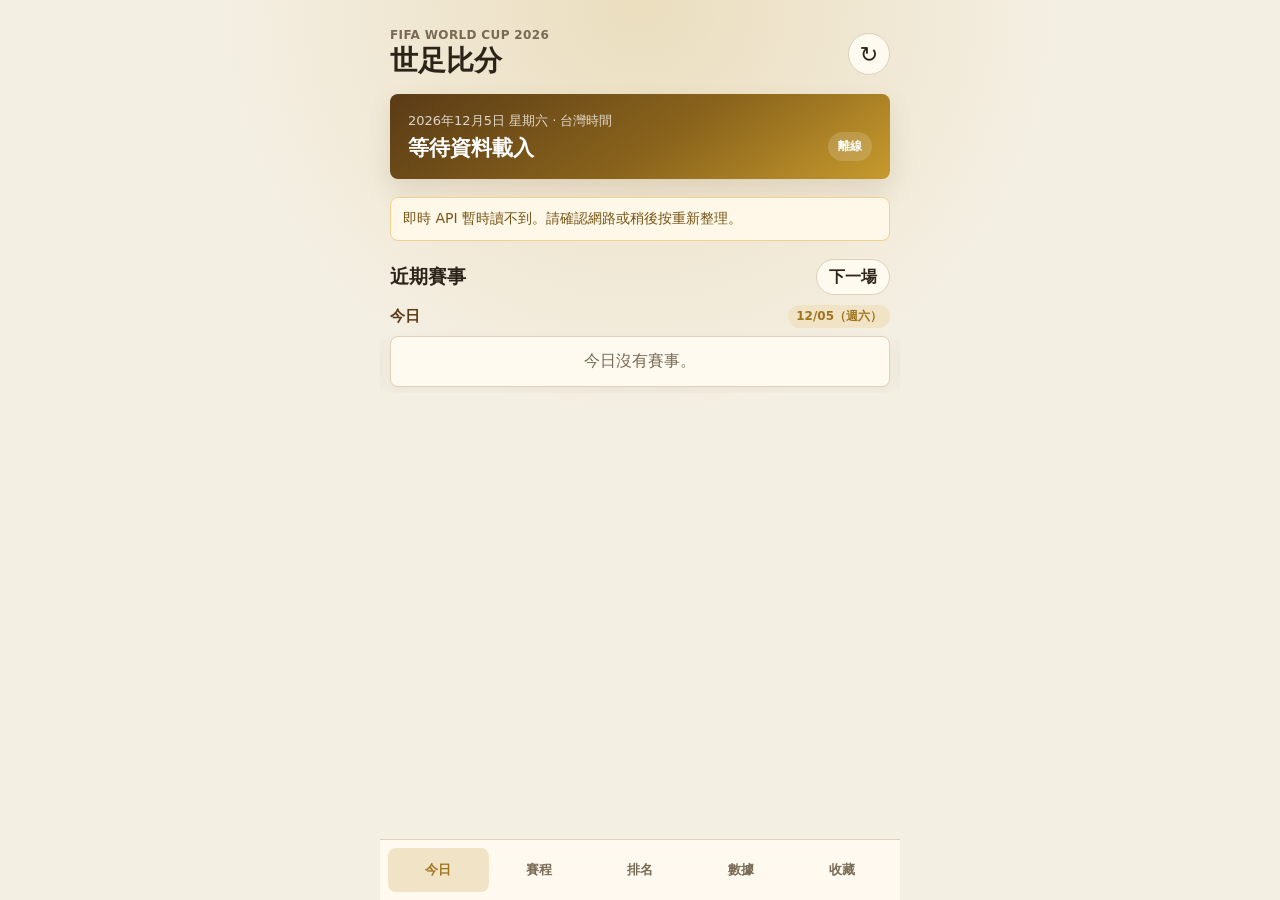
<file: index.html>
<!doctype html>
<html lang="zh-Hant">
  <head>
    <meta charset="utf-8" />
    <meta name="viewport" content="width=device-width, initial-scale=1, viewport-fit=cover" />
    <meta name="theme-color" content="#9f741f" />
    <title>世足比分小軟體</title>
    <link rel="stylesheet" href="styles.css?v=20260623-1005" />
  </head>
  <body>
    <div class="app-shell">
      <header class="topbar">
        <div>
          <p class="eyebrow">FIFA World Cup 2026</p>
          <h1>世足比分</h1>
        </div>
        <button class="refresh-button" id="refreshButton" type="button" aria-label="重新整理">↻</button>
      </header>

      <main>
        <section class="hero-panel">
          <div>
            <p id="todayLabel">載入中</p>
            <strong id="heroTitle">讀取即時資料...</strong>
          </div>
          <span id="sourceBadge">Live API</span>
        </section>

        <section id="statusMessage" class="status-message" hidden></section>

        <section class="view active" id="view-today" aria-label="今日賽事">
          <div class="section-head">
            <h2>近期賽事</h2>
            <button class="small-button" id="jumpUpcoming" type="button">下一場</button>
          </div>
          <div class="day-carousel" aria-label="昨日今日明日賽事，可左右滑動">
            <section class="day-panel" aria-label="昨日戰績">
              <div class="day-panel-head">
                <strong>昨日戰績</strong>
                <span id="yesterdayLabel"></span>
              </div>
              <div id="yesterdayMatches" class="match-list"></div>
            </section>
            <section class="day-panel current" aria-label="今日賽事">
              <div class="day-panel-head">
                <strong>今日</strong>
                <span id="todayPanelLabel"></span>
              </div>
              <div id="todayMatches" class="match-list"></div>
            </section>
            <section class="day-panel" aria-label="明日賽程">
              <div class="day-panel-head">
                <strong>明日賽程</strong>
                <span id="tomorrowLabel"></span>
              </div>
              <div id="tomorrowMatches" class="match-list"></div>
            </section>
          </div>
        </section>

        <section class="view" id="view-schedule" aria-label="全部賽程">
          <div class="section-head">
            <h2>賽程</h2>
            <select id="stageFilter" aria-label="篩選賽程階段">
              <option value="all">全部</option>
              <option value="finished">已完賽</option>
              <option value="group">小組賽</option>
              <option value="knockout">淘汰賽</option>
              <option value="qf">八強</option>
              <option value="sf">四強</option>
              <option value="third">季軍戰</option>
              <option value="final">冠軍戰</option>
            </select>
          </div>
          <div id="scheduleMatches" class="match-list"></div>
        </section>

        <section class="view" id="view-standings" aria-label="分組排名">
          <div class="section-head">
            <h2>分組排名</h2>
            <span class="hint">前二 + 最佳第三晉級</span>
          </div>
          <div id="standings" class="standings-grid"></div>
        </section>

        <section class="view" id="view-stats" aria-label="數據榜">
          <div class="section-head">
            <h2>數據</h2>
            <span class="hint">由已完成賽事統計</span>
          </div>
          <div class="stats-grid">
            <article>
              <h3>射手榜</h3>
              <ol id="scorersList" class="rank-list"></ol>
            </article>
            <article>
              <h3>球隊進球</h3>
              <ol id="teamGoalsList" class="rank-list"></ol>
            </article>
            <article>
              <h3>資料完整度</h3>
              <div id="dataCoverage" class="coverage-list"></div>
            </article>
          </div>
        </section>

        <section class="view" id="view-favorites" aria-label="收藏">
          <div class="section-head">
            <h2>收藏</h2>
            <span class="hint">存在這支手機</span>
          </div>
          <div id="favoriteMatches" class="match-list"></div>
        </section>
      </main>

      <nav class="bottom-nav" aria-label="主要功能">
        <button class="nav-item active" data-view="today" type="button">今日</button>
        <button class="nav-item" data-view="schedule" type="button">賽程</button>
        <button class="nav-item" data-view="standings" type="button">排名</button>
        <button class="nav-item" data-view="stats" type="button">數據</button>
        <button class="nav-item" data-view="favorites" type="button">收藏</button>
      </nav>
    </div>

    <dialog id="matchDialog">
      <div class="dialog-head">
        <div>
          <p id="dialogStage" class="eyebrow"></p>
          <h2 id="dialogTitle"></h2>
        </div>
        <button id="closeDialog" class="icon-button" type="button" aria-label="關閉">×</button>
      </div>
      <div id="dialogBody"></div>
    </dialog>

    <script src="app.js?v=20260623-1005"></script>
  </body>
</html>
</file>
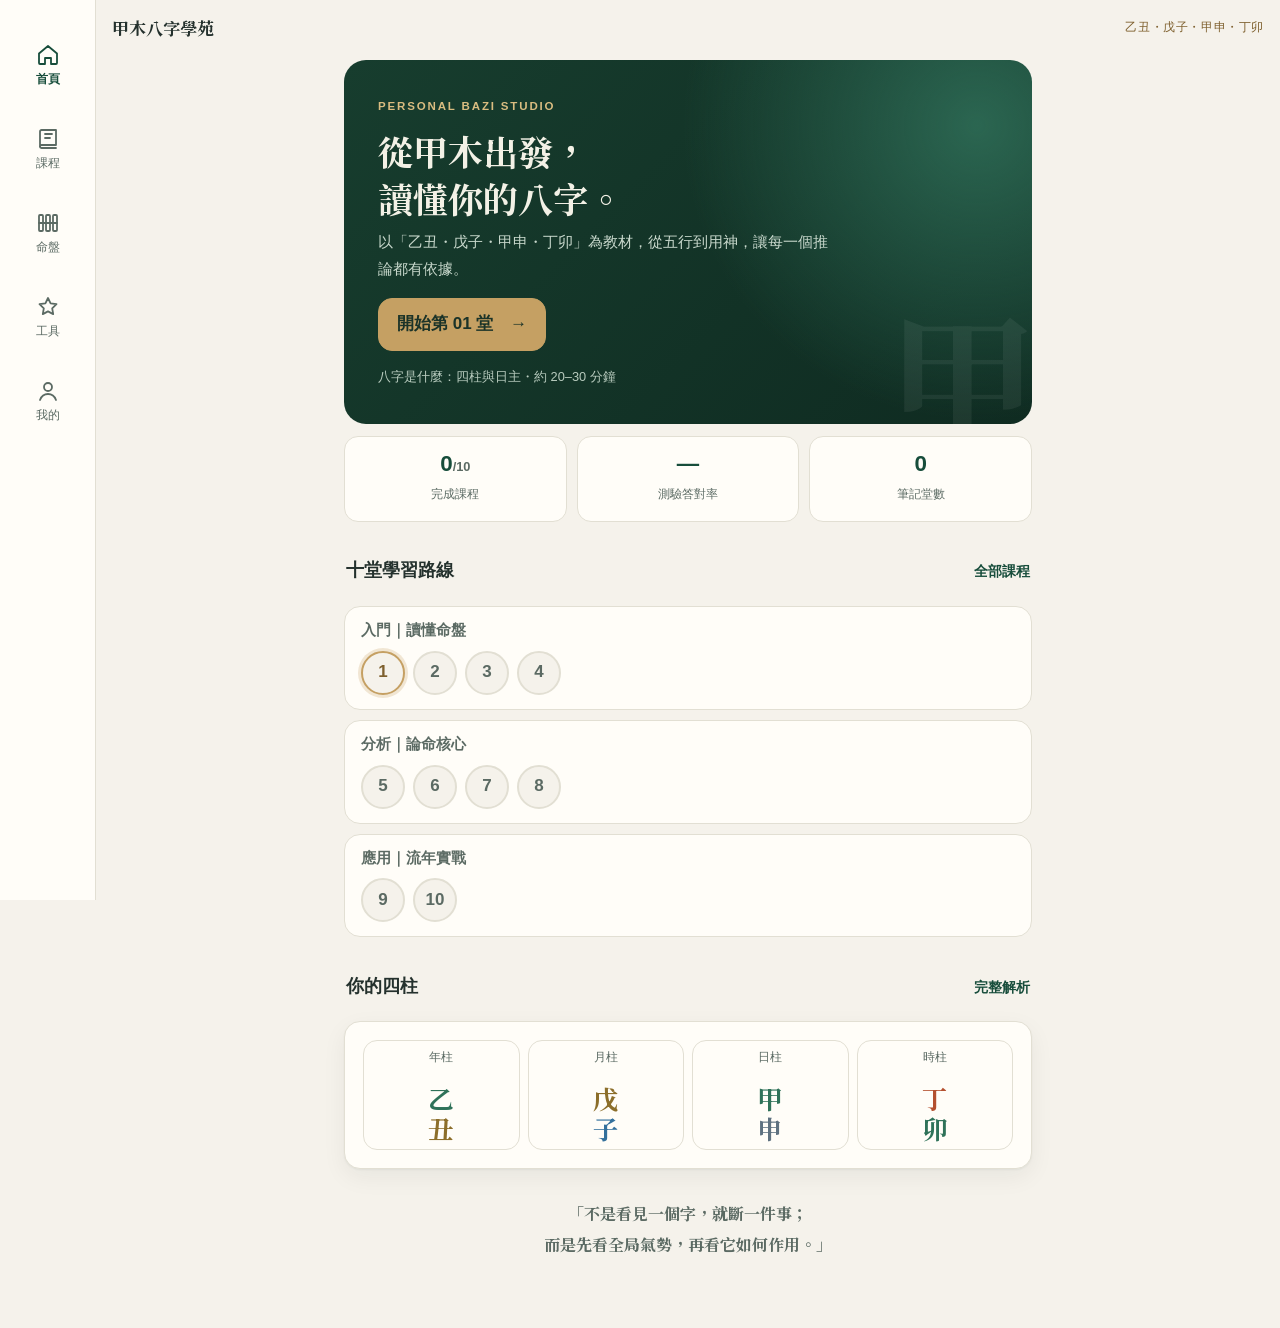
<file: ken-bazi-course/index.html>
<!DOCTYPE html>
<html lang="zh-Hant">
<head>
<meta charset="utf-8">
<meta name="viewport" content="width=device-width, initial-scale=1, viewport-fit=cover">
<meta name="theme-color" content="#F5F2EB">
<meta name="color-scheme" content="light dark">
<meta name="robots" content="noindex, nofollow">
<meta name="description" content="甲木八字學苑：用自己的四柱學子平推理的十堂手機自學課，可離線使用。">
<meta http-equiv="Content-Security-Policy" content="default-src 'self'; script-src 'self' 'unsafe-inline'; style-src 'self' 'unsafe-inline'; font-src data:; img-src 'self' data: blob:; connect-src 'self'; manifest-src 'self'; worker-src 'self'">
<meta name="apple-mobile-web-app-capable" content="yes">
<meta name="mobile-web-app-capable" content="yes">
<meta name="apple-mobile-web-app-status-bar-style" content="default">
<meta name="apple-mobile-web-app-title" content="八字學苑">
<meta name="app-version" content="jiawood-course-v1.0">
<link rel="manifest" href="manifest.webmanifest">
<link rel="icon" type="image/png" sizes="32x32" href="icons/favicon-32.png">
<link rel="apple-touch-icon" href="icons/apple-touch-icon.png">
<title>甲木八字學苑</title>
<style>@font-face{font-family:"JW Serif";src:url([data-uri]) format("woff2");font-weight:700;font-display:swap}:root{--bg:#F5F2EB;--paper:#FFFDF8;--panel:#F3EFE5;--ink:#24312D;--muted:#5B6A63;--line:#E2DFD3;--brand:#174D3B;--brand-2:#226249;--brand-ink:#FFFFFF;--gold:#C5A063;--gold-ink:#7E602E;--gold-soft:#F3EAD8;--good:#2F7A57;--good-soft:#E3F1E8;--bad:#A9472C;--bad-soft:#F8E6DF;--wood:#2F7259;--fire:#B4502F;--earth:#8C6E2A;--metal:#5E7180;--water:#33709C;--hero-a:#173D2E;--hero-b:#0F2B21;--shadow:0 1px 2px rgba(20,40,30,.05),0 8px 24px rgba(20,40,30,.06);--r:16px;--fs:17px;--tab-h:64px;--serif:"JW Serif","Noto Serif TC","Songti TC","PMingLiU",serif;--sans:-apple-system,BlinkMacSystemFont,"PingFang TC","Noto Sans TC","Microsoft JhengHei",sans-serif;color-scheme:light}:root[data-theme=dark]{--bg:#0E1814;--paper:#15231E;--panel:#1B2B25;--ink:#E7ECE6;--muted:#A3B3AA;--line:#2A3B34;--brand:#5FB08F;--brand-2:#79C3A3;--brand-ink:#0E1814;--gold:#D9BC80;--gold-ink:#E1C38E;--gold-soft:#2B2A20;--good:#7BC9A0;--good-soft:#1C3328;--bad:#F09A7E;--bad-soft:#3A2420;--wood:#6CC09C;--fire:#F08F6B;--earth:#D7B465;--metal:#A9BCCB;--water:#7FB6E0;--hero-a:#173D2E;--hero-b:#0B201A;--shadow:none;color-scheme:dark}*{box-sizing:border-box}[hidden]{display:none!important}html{-webkit-text-size-adjust:100%;text-size-adjust:100%}body{margin:0;background:var(--bg);color:var(--ink);font-family:var(--sans);font-size:var(--fs);line-height:1.8;-webkit-tap-highlight-color:transparent;overflow-wrap:anywhere}button,input,textarea,select{font:inherit;color:inherit}button{cursor:pointer;background:none;border:0;padding:0}a{color:var(--brand)}:focus-visible{outline:3px solid var(--gold);outline-offset:2px;border-radius:6px}.sr{position:absolute;width:1px;height:1px;overflow:hidden;clip:rect(0 0 0 0);white-space:nowrap}.serif{font-family:var(--serif);font-weight:700}h1,h2,h3{line-height:1.35;margin:0}p{margin:.4em 0}.app-head{position:sticky;top:0;z-index:20;background:color-mix(in srgb,var(--bg) 88%,transparent);backdrop-filter:saturate(1.4) blur(10px);-webkit-backdrop-filter:saturate(1.4) blur(10px);padding:calc(env(safe-area-inset-top) + 10px) 16px 10px;display:flex;align-items:center;gap:10px;min-height:56px}.app-head .title{font-family:var(--serif);font-weight:700;font-size:1.06rem;flex:1;white-space:nowrap;overflow:hidden;text-overflow:ellipsis}.app-head .pillars-mini{font-size:.76rem;color:var(--gold-ink);letter-spacing:.05em}.icon-btn{min-width:44px;min-height:44px;display:inline-grid;place-items:center;border-radius:12px;color:var(--ink)}.icon-btn:active{background:var(--panel)}.icon-btn svg{width:22px;height:22px}main{padding:4px 16px calc(var(--tab-h) + env(safe-area-inset-bottom) + 28px);max-width:720px;margin:0 auto}body.lesson-mode main{padding-bottom:calc(84px + env(safe-area-inset-bottom))}.tabbar{position:fixed;left:0;right:0;bottom:0;z-index:30;display:grid;grid-template-columns:repeat(5,1fr);background:var(--paper);border-top:1px solid var(--line);padding:4px 4px env(safe-area-inset-bottom)}.tabbar a{min-height:56px;display:flex;flex-direction:column;align-items:center;justify-content:center;gap:2px;font-size:.72rem;color:var(--muted);text-decoration:none;border-radius:12px}.tabbar a svg{width:24px;height:24px}.tabbar a[aria-current=page]{color:var(--brand);font-weight:700}body.lesson-mode .tabbar{display:none}.update-bar{position:fixed;left:12px;right:12px;top:calc(env(safe-area-inset-top) + 8px);z-index:60;background:var(--brand);color:var(--brand-ink);border-radius:14px;padding:12px 16px;box-shadow:var(--shadow);font-weight:700;text-align:center;display:none}.update-bar.show{display:block}.toast{position:fixed;left:50%;bottom:calc(var(--tab-h) + env(safe-area-inset-bottom) + 16px);transform:translate(-50%,20px);opacity:0;pointer-events:none;background:var(--ink);color:var(--bg);padding:10px 18px;border-radius:999px;font-size:.88rem;transition:.2s;z-index:70;max-width:86vw;text-align:center}.toast.show{opacity:1;transform:translate(-50%)}body.lesson-mode .toast{bottom:calc(96px + env(safe-area-inset-bottom))}.card{background:var(--paper);border:1px solid var(--line);border-radius:var(--r);padding:18px;box-shadow:var(--shadow)}.stack>*+*{margin-top:12px}.section-h{display:flex;align-items:baseline;justify-content:space-between;gap:12px;margin:28px 2px 12px}.section-h h2{font-size:1.12rem}.section-h a,.link{font-size:.88rem;color:var(--brand);text-decoration:none;font-weight:700;min-height:44px;display:inline-flex;align-items:center}.eyebrow{font-size:.72rem;letter-spacing:.16em;font-weight:700;color:var(--gold-ink)}.page-title{font-family:var(--serif);font-weight:700;font-size:1.7rem;margin:6px 0}.lead{color:var(--muted);margin:0 0 16px}.muted{color:var(--muted)}.small{font-size:.86rem}.pill{display:inline-flex;align-items:center;gap:4px;padding:2px 10px;border-radius:999px;font-size:.76rem;font-weight:700;background:var(--good-soft);color:var(--good);line-height:1.8}.pill.gold{background:var(--gold-soft);color:var(--gold-ink)}.pill.neutral{background:var(--panel);color:var(--muted)}.btn{white-space:nowrap;min-height:48px;padding:10px 18px;border-radius:14px;font-weight:700;display:inline-flex;align-items:center;justify-content:center;gap:8px;border:1px solid var(--line);background:var(--paper);text-decoration:none;color:var(--ink)}.btn.primary{background:var(--brand);border-color:var(--brand);color:var(--brand-ink)}.btn.gold{background:var(--gold);border-color:var(--gold);color:#1b3328}.btn.block{width:100%}.btn:disabled{opacity:.45;cursor:not-allowed}.btn:active:not(:disabled){transform:scale(.98)}.row{display:flex;gap:10px;flex-wrap:wrap}.row>.btn{flex:1 1 140px}.bar{height:8px;background:var(--panel);border-radius:99px;overflow:hidden}.bar>i{display:block;height:100%;background:linear-gradient(90deg,var(--brand),var(--gold));border-radius:99px;transition:width .3s}.callout{border-radius:var(--r);padding:16px 18px;background:var(--good-soft);border:1px solid color-mix(in srgb,var(--good) 25%,transparent)}.callout.gold{background:var(--gold-soft);border-color:color-mix(in srgb,var(--gold) 45%,transparent)}.callout h3{font-size:1rem;margin-bottom:4px}.note{font-size:.82rem;color:var(--muted);margin-top:18px;line-height:1.7}.wood{color:var(--wood)}.fire{color:var(--fire)}.earth{color:var(--earth)}.metal{color:var(--metal)}.water{color:var(--water)}.hero{position:relative;overflow:hidden;border-radius:22px;padding:22px 20px;color:#f3f1e6;background:radial-gradient(circle at 92% 18%,#2B6651 0,transparent 42%),linear-gradient(135deg,var(--hero-a),var(--hero-b))}.hero .eyebrow{color:#d9bc80}.hero h1{font-family:var(--serif);font-weight:700;font-size:1.65rem;margin:10px 0 6px;position:relative}.hero p{color:#c8d8cc;margin:0 0 16px;position:relative;font-size:.95rem;max-width:30em}.hero .glyph{position:absolute;right:-6px;bottom:-26px;font-family:var(--serif);font-weight:700;font-size:150px;line-height:1;color:#ffffff10;pointer-events:none}.hero .btn{position:relative}.continue{display:flex;flex-direction:column;gap:4px;margin-top:14px;position:relative}.continue small{color:#b9ccbf;font-size:.8rem}.stats{display:grid;grid-template-columns:repeat(3,1fr);gap:10px;margin-top:12px}.stat{background:var(--paper);border:1px solid var(--line);border-radius:14px;padding:12px;text-align:center}.stat b{display:block;font-size:1.4rem;color:var(--brand);font-variant-numeric:tabular-nums;line-height:1.3}.stat span{font-size:.74rem;color:var(--muted)}.roadmap{display:grid;gap:10px}.phase{background:var(--paper);border:1px solid var(--line);border-radius:var(--r);padding:14px 16px}.phase h3{font-size:.92rem;color:var(--muted);font-weight:700;margin-bottom:10px}.dots{display:flex;gap:8px;flex-wrap:wrap}.dot{width:44px;height:44px;border-radius:50%;display:grid;place-items:center;font-weight:700;font-variant-numeric:tabular-nums;border:2px solid var(--line);color:var(--muted);text-decoration:none;background:var(--bg)}.dot.done{background:var(--brand);border-color:var(--brand);color:var(--brand-ink)}.dot.current{border-color:var(--gold);color:var(--gold-ink);box-shadow:0 0 0 3px color-mix(in srgb,var(--gold) 25%,transparent)}.quote{font-family:var(--serif);font-weight:700;text-align:center;color:var(--muted);margin:30px 8px 8px;line-height:1.9;font-size:1rem}.install{display:flex;gap:12px;align-items:flex-start}.install .x{margin-left:auto}.pillars{display:grid;grid-template-columns:repeat(4,1fr);gap:8px}.pillar{border:1px solid var(--line);background:var(--panel);border-radius:14px;padding:10px 2px 8px;text-align:center;min-height:44px;transition:transform .15s,border-color .15s}.pillar[aria-pressed=true]{border-color:var(--gold);background:var(--paper);box-shadow:0 0 0 2px color-mix(in srgb,var(--gold) 30%,transparent)}.pillar .slot{font-size:.74rem;color:var(--muted);display:block}.pillar .ten{font-size:.7rem;color:var(--gold-ink);display:block;min-height:1.4em}.han{font-family:var(--serif);font-weight:700;font-size:2.3rem;line-height:1.15;display:block}.pillar .hid{font-size:.7rem;color:var(--muted);display:block}.pillar .el{font-size:.66rem;color:var(--muted);display:block;margin-top:-2px}.mini .han{font-size:1.6rem}.mini .pillar{padding:6px 2px;background:transparent}.cell{border-radius:8px;display:block;padding:0 2px}.cell.hl{background:var(--gold-soft);box-shadow:inset 0 0 0 2px var(--gold)}.detail{margin-top:12px;background:var(--panel);border-radius:14px;padding:14px 16px}.detail h3{font-size:1.05rem;display:flex;gap:8px;align-items:center;flex-wrap:wrap}.chips{display:flex;gap:6px;flex-wrap:wrap;margin:8px 0}.chip{font-size:.8rem;padding:4px 10px;border-radius:999px;background:var(--paper);border:1px solid var(--line)}.timeline{display:grid;grid-template-columns:repeat(3,1fr);gap:8px}.moment{background:var(--paper);border:1px solid var(--line);border-radius:14px;padding:12px 6px;text-align:center}.moment b{display:block;font-family:var(--serif);font-size:1.5rem}.moment span{font-size:.74rem;color:var(--muted);display:block}.lesson-item{display:flex;gap:14px;align-items:center;padding:14px 16px;background:var(--paper);border:1px solid var(--line);border-radius:var(--r);text-decoration:none;color:inherit;min-height:72px}.lesson-item+.lesson-item{margin-top:10px}.num{font-family:var(--serif);font-weight:700;font-size:1.3rem;color:var(--gold-ink);min-width:2em;text-align:center}.lesson-item h3{font-size:1rem}.lesson-item p{margin:2px 0 0;font-size:.8rem;color:var(--muted)}.lesson-item .state{margin-left:auto;flex:none}.check{width:28px;height:28px;border-radius:50%;background:var(--brand);color:var(--brand-ink);display:grid;place-items:center;font-size:.9rem;font-weight:700}.ring{--p:0;width:30px;height:30px;border-radius:50%;background:conic-gradient(var(--gold) calc(var(--p)*1%),var(--panel) 0);display:grid;place-items:center}.ring:after{content:"";width:22px;height:22px;border-radius:50%;background:var(--paper)}.lesson-top{position:sticky;top:0;z-index:20;background:var(--bg);padding:calc(env(safe-area-inset-top) + 6px) 8px 8px;display:flex;align-items:center;gap:6px}.lesson-top .meta{flex:1;min-width:0}.lesson-top .meta b{display:block;font-size:.84rem;white-space:nowrap;overflow:hidden;text-overflow:ellipsis}.segs{display:flex;gap:3px;margin-top:5px}.segs i{flex:1;height:4px;border-radius:9px;background:var(--line)}.segs i.on{background:var(--brand)}.segs i.now{background:var(--gold)}.lcard{background:var(--paper);border:1px solid var(--line);border-radius:20px;padding:22px 20px;box-shadow:var(--shadow);min-height:52vh;animation:in .22s ease}.lcard .kicker{font-size:.76rem;font-weight:700;letter-spacing:.12em;color:var(--gold-ink)}.lcard h1{font-family:var(--sans);font-weight:700;font-size:1.45rem;margin:8px 0 12px}.lcard h1.serif{font-family:var(--serif)}.lcard h2{font-size:1.2rem;margin:6px 0 12px}.lcard .body{font-size:1.02rem}.steps{list-style:none;padding:0;margin:0;display:grid;gap:10px}.steps li{display:flex;gap:12px;align-items:flex-start;background:var(--panel);border-radius:12px;padding:12px 14px}.steps li label{display:flex;gap:12px;align-items:flex-start;flex:1;cursor:pointer}.steps input{width:22px;height:22px;margin-top:4px;accent-color:var(--brand);flex:none}.textarea{width:100%;min-height:160px;border:1px solid var(--line);border-radius:14px;background:var(--bg);padding:12px 14px;resize:vertical;line-height:1.7;font-size:1rem}.saved{font-size:.78rem;color:var(--muted);min-height:1.4em;margin-top:6px}.lesson-nav{position:fixed;left:0;right:0;bottom:0;z-index:30;background:var(--paper);border-top:1px solid var(--line);display:flex;gap:10px;padding:10px 16px calc(10px + env(safe-area-inset-bottom))}.lesson-nav .btn{flex:1}.lesson-nav .btn.prev{flex:0 0 auto;min-width:96px}.term{color:inherit;text-decoration:underline dotted var(--gold-ink) 2px;text-underline-offset:4px;font:inherit;display:inline;padding:0;min-height:0;border-radius:3px}.term:active{background:var(--gold-soft)}.rel{display:flex;gap:6px;flex-wrap:wrap;margin-top:12px}@keyframes in{0%{opacity:0;transform:translate(12px)}to{opacity:1;transform:none}}.lcard.back{animation-name:inback}@keyframes inback{0%{opacity:0;transform:translate(-12px)}to{opacity:1;transform:none}}.options{display:grid;gap:10px;margin-top:14px}.opt{display:flex;gap:12px;align-items:center;text-align:left;width:100%;min-height:56px;padding:12px 16px;border:1.5px solid var(--line);border-radius:14px;background:var(--bg);font-size:1rem;line-height:1.5}.opt .k{flex:none;width:30px;height:30px;border-radius:50%;display:grid;place-items:center;background:var(--panel);font-weight:700;font-size:.86rem}.opt[aria-pressed=true]{border-color:var(--brand)}.opt.right{border-color:var(--good);background:var(--good-soft)}.opt.right .k{background:var(--good);color:var(--paper)}.opt.wrong{border-color:var(--bad);background:var(--bad-soft)}.opt.wrong .k{background:var(--bad);color:var(--paper)}.opt:disabled{cursor:default;opacity:1}.feedback{margin-top:14px;border-radius:14px;padding:14px 16px}.feedback.ok{background:var(--good-soft)}.feedback.no{background:var(--bad-soft)}.feedback b{display:block;margin-bottom:2px}.score{font-family:var(--serif);font-weight:700;font-size:3.4rem;line-height:1.1;color:var(--brand);text-align:center;margin:10px 0}.score small{font-size:1.2rem;color:var(--muted)}.badge{width:76px;height:76px;margin:0 auto;border-radius:50%;display:grid;place-items:center;background:var(--gold-soft);border:2px solid var(--gold);font-family:var(--serif);font-weight:700;font-size:1.9rem;color:var(--gold-ink)}.hub{display:grid;gap:10px}.hub a{display:flex;gap:14px;align-items:center;padding:16px;background:var(--paper);border:1px solid var(--line);border-radius:var(--r);text-decoration:none;color:inherit;min-height:76px}.hub .ico{width:46px;height:46px;border-radius:14px;display:grid;place-items:center;background:var(--panel);font-family:var(--serif);font-weight:700;font-size:1.3rem;color:var(--brand);flex:none}.hub h3{font-size:1rem}.hub p{margin:0;font-size:.8rem;color:var(--muted)}.seg{display:inline-flex;background:var(--panel);border-radius:12px;padding:3px}.seg button{min-height:40px;padding:4px 16px;border-radius:10px;font-weight:700;color:var(--muted)}.seg button[aria-pressed=true]{background:var(--paper);color:var(--brand);box-shadow:var(--shadow)}.diagram{width:100%;max-width:400px;display:block;margin:6px auto;color:var(--ink)}.diagram g[data-el]{cursor:pointer}.elrow{display:grid;grid-template-columns:repeat(5,1fr);gap:6px;margin-top:8px}.elbtn{min-height:64px;border-radius:14px;border:1.5px solid var(--line);background:var(--bg);display:flex;flex-direction:column;align-items:center;justify-content:center}.elbtn b{font-family:var(--serif);font-size:1.6rem;line-height:1.2}.elbtn span{font-size:.7rem;color:var(--muted)}.elbtn[aria-pressed=true]{border-color:var(--gold);background:var(--paper)}.godgrid{display:grid;grid-template-columns:repeat(5,1fr);gap:6px}.god{min-height:64px;border-radius:12px;border:1.5px solid var(--line);background:var(--bg);display:flex;flex-direction:column;align-items:center;justify-content:center}.god b{font-family:var(--serif);font-size:1.4rem;line-height:1.2}.god span{font-size:.7rem;color:var(--muted)}.god[aria-pressed=true]{border-color:var(--gold);background:var(--paper)}.drill-q{font-size:1.05rem;text-align:center;margin:6px 0}.drill-q b{font-family:var(--serif);font-size:2.6rem;display:block;line-height:1.2}.drill-opts{display:grid;grid-template-columns:repeat(2,1fr);gap:8px;margin-top:12px}.drill-opts .opt{justify-content:center;min-height:52px}table{width:100%;border-collapse:collapse;font-size:.92rem}th,td{text-align:left;padding:10px 8px;border-bottom:1px solid var(--line)}th{font-size:.78rem;color:var(--muted)}.search{width:100%;min-height:50px;border:1px solid var(--line);border-radius:14px;background:var(--paper);padding:10px 16px;font-size:1rem}.filters{display:flex;gap:6px;overflow-x:auto;padding:10px 0 4px;scrollbar-width:none}.filters button{flex:none;min-height:38px;padding:4px 14px;border-radius:999px;border:1px solid var(--line);background:var(--paper);font-size:.84rem}.filters button[aria-pressed=true]{background:var(--brand);color:var(--brand-ink);border-color:var(--brand)}.gloss{display:grid;gap:10px;margin-top:10px}.gitem{padding:14px 16px}.gitem h3{font-size:1.05rem;display:flex;align-items:center;gap:8px}.gitem .refs{display:flex;gap:6px;flex-wrap:wrap;margin-top:6px}.gitem .refs a{font-size:.78rem;padding:4px 10px;border-radius:999px;background:var(--panel);text-decoration:none;color:var(--brand);font-weight:700;min-height:32px;display:inline-flex;align-items:center}.empty{text-align:center;color:var(--muted);padding:28px 10px}dialog.sheet{border:0;padding:0;margin:auto auto 0;width:100%;max-width:720px;background:var(--paper);color:var(--ink);border-radius:22px 22px 0 0;max-height:80vh;box-shadow:0 -10px 40px #0003}dialog.sheet::backdrop{background:#0a140f73}dialog.sheet[open]{animation:up .22s ease}@keyframes up{0%{transform:translateY(40px);opacity:.4}to{transform:none;opacity:1}}.sheet-in{padding:10px 20px calc(20px + env(safe-area-inset-bottom))}.grab{width:40px;height:5px;border-radius:9px;background:var(--line);margin:4px auto 10px}.sheet h2{font-family:var(--serif);font-size:1.5rem;display:flex;align-items:center;gap:10px}.setting{display:flex;align-items:center;justify-content:space-between;gap:12px;padding:12px 0;border-bottom:1px solid var(--line)}.setting:last-child{border-bottom:0}.setting label{font-weight:700}.setting small{display:block;color:var(--muted);font-weight:400;font-size:.8rem}.note-card h3{font-size:1rem;margin:6px 0}.note-card pre{white-space:pre-wrap;font-family:inherit;margin:0 0 8px;font-size:.94rem}.danger{color:var(--bad);border-color:color-mix(in srgb,var(--bad) 40%,transparent)}@media (min-width:1024px){body{padding-left:96px}.tabbar{top:0;bottom:0;right:auto;width:96px;grid-template-columns:1fr;grid-auto-rows:84px;align-content:start;padding-top:24px;border-top:0;border-right:1px solid var(--line)}body.lesson-mode .tabbar{display:grid}.toast{bottom:32px}body.lesson-mode .toast{bottom:110px}.lesson-nav{left:96px;justify-content:center}.lesson-nav>*{max-width:340px}main{padding-bottom:60px}.hero{padding:36px 34px}.hero h1{font-size:2.2rem}}@media (prefers-reduced-motion:reduce){*,*:before,*:after{animation:none!important;transition:none!important;scroll-behavior:auto!important}}@media (max-width:359px){.han{font-size:2rem}.godgrid{grid-template-columns:repeat(5,1fr)}.tabbar a{font-size:.66rem}}
</style>
</head>
<body>
<a class="sr" href="#main">跳到主要內容</a>
<button id="update" class="update-bar" type="button">有新版本，點此更新</button>
<header id="head" class="app-head"><span class="title" id="head-title">甲木八字學苑</span><span class="pillars-mini" aria-label="四柱">乙丑・戊子・甲申・丁卯</span></header>
<main id="main" tabindex="-1"><p style="padding:40px 0;text-align:center;color:#5B6A63">載入中…</p></main>
<nav id="tabbar" class="tabbar" aria-label="主要選單"></nav>
<dialog id="sheet" class="sheet" aria-label="術語說明"><div class="sheet-in"><div class="grab" aria-hidden="true"></div><button class="icon-btn sheet-close" type="button" aria-label="關閉" style="float:right;margin:-6px -8px 0 0"><svg viewBox="0 0 24 24" width="22" height="22" fill="none" stroke="currentColor" stroke-width="2" stroke-linecap="round" aria-hidden="true"><path d="M6 6l12 12M18 6 6 18"/></svg></button><div id="sheet-body"></div></div></dialog>
<div id="toast" class="toast" role="status" aria-live="polite"></div>
<noscript><p style="padding:20px">此課程需要啟用 JavaScript。</p></noscript>
<script type="application/json" id="course-data">{"version":"1.0","element":{"甲":"wood","乙":"wood","丙":"fire","丁":"fire","戊":"earth","己":"earth","庚":"metal","辛":"metal","壬":"water","癸":"water","子":"water","丑":"earth","寅":"wood","卯":"wood","辰":"earth","巳":"fire","午":"fire","未":"earth","申":"metal","酉":"metal","戌":"earth","亥":"water"},"pillars":[{"key":"year","slot":"年柱","gan":"乙","zhi":"丑","ten":"劫財","role":"家族與早年背景的傳統觀察位置","hidden":[["己","正財"],["癸","正印"],["辛","正官"]],"desc":"乙木劫財透干；丑為濕土，藏己、癸、辛。分析時要區分表面透干與地支深層藏氣。"},{"key":"month","slot":"月柱","gan":"戊","zhi":"子","ten":"偏財","role":"月令是判氣勢、取格局的重要起點","hidden":[["癸","正印"]],"desc":"子月水旺，子中癸水為正印；月干戊土是偏財。月令正印與月干偏財並見，需要考慮財印關係。"},{"key":"day","slot":"日柱","gan":"甲","zhi":"申","ten":"日主","role":"日干代表自己；日支也稱夫妻宮","hidden":[["庚","七殺"],["壬","偏印"],["戊","偏財"]],"desc":"甲木是整張命盤的坐標；申中含庚金七殺、壬水偏印、戊土偏財。不能把日支申簡化成只有金。"},{"key":"hour","slot":"時柱","gan":"丁","zhi":"卯","ten":"傷官","role":"後期發展、子女與產出等傳統象義","hidden":[["乙","劫財"]],"desc":"丁火傷官透干，卯木藏乙劫財。卯是甲木的帝旺之地，構成身旺判斷的重要根氣。"}],"chart":{"label":"乙丑・戊子・甲申・丁卯","note":"公開版只保存四柱（節氣法），不含出生日期、時刻與地點。大運、真太陽時等需出生資料的計算，將於 v2.0 改為在本機輸入、只存手機。","keyPoints":[{"tag":"關鍵一｜日主","title":"甲木身旺的初步判讀","body":"甲木生子月，雖非木當令，受旺水印星相生；卯木提供強根，乙木相助。財、傷官、七殺也同時存在，故暫判身旺，而非從旺。","lesson":5},{"tag":"關鍵二｜格局","title":"月令癸正印","body":"子藏癸正印，可依月令格局法先研究正印格；月干戊偏財、時干丁傷官使格局分析不能單看一個名字。","lesson":7},{"tag":"關鍵三｜調候","title":"冬木與丁火","body":"子月寒冷，原局丁火透出但缺明顯火根。學習時要問「丁火是否得力」，而不是一見丁便認為寒暖已平衡。","lesson":8},{"tag":"關鍵四｜作用","title":"子丑合・申子半合・子卯刑","body":"幾組關係同時存在，不能單獨用其中一個合或刑來替全局定吉凶。","lesson":6}],"timeline":[{"label":"本命日柱","gz":"甲申","sub":"甲木日主"},{"label":"現行大運*","gz":"甲申","sub":"與日柱伏吟"},{"label":"2026 流年","gz":"丙午","sub":"食神透・子午沖"}],"timelineNote":"火在冬月具有調候意義，但午火亦沖原局子水。需要同時分析「氣勢改善」與「動態衝突」，不能只挑喜歡的一面。*大運區間約 2017–2027，採既有排盤資訊，細部交運日須另核對。"},"elements":[{"char":"木","en":"Wood","color":"#43846b","keywords":"生發・條達・向上","pos":"向外延伸","your":"甲、乙、卯是原局的木氣，卯為甲木強根。","tip":"木旺不等於只要補金；須看水火土金的整體功能。"},{"char":"火","en":"Fire","color":"#cf7453","keywords":"溫暖・發散・表達","pos":"向上釋放","your":"丁火傷官透出，但子月寒冬，原局缺明顯火根。","tip":"原局有火不代表調候已足夠，還要檢查季節與根氣。"},{"char":"土","en":"Earth","color":"#bb964b","keywords":"承載・轉化・資源","pos":"中介整合","your":"月干戊偏財透出；丑土與申中戊土也提供土氣。","tip":"偏財透干不能直接斷富，需要看日主能否任財。"},{"char":"金","en":"Metal","color":"#8395a4","keywords":"收斂・規範・裁制","pos":"定形與收束","your":"申中庚七殺、丑中辛正官，皆未直接透干。","tip":"藏干未透，其作用必須結合位置、合沖和歲運。"},{"char":"水","en":"Water","color":"#548fba","keywords":"滋養・流動・寒濕","pos":"向下潤澤","your":"子月當令、子中癸正印，申藏壬偏印、丑藏癸。","tip":"水能生木，但過寒也可能使調候成為核心課題。"}],"tenGods":[{"gan":"甲","name":"比肩","rule":"同我同陰陽","image":"自主、同儕、自我主張"},{"gan":"乙","name":"劫財","rule":"同我異陰陽","image":"競爭、合作、資源分配"},{"gan":"丙","name":"食神","rule":"我生同陰陽","image":"產出、表現、創造"},{"gan":"丁","name":"傷官","rule":"我生異陰陽","image":"技術、表達、突破"},{"gan":"戊","name":"偏財","rule":"我剋同陰陽","image":"商機、經營、機動資源"},{"gan":"己","name":"正財","rule":"我剋異陰陽","image":"穩定經營、資產、財務"},{"gan":"庚","name":"七殺","rule":"剋我同陰陽","image":"競爭、壓力、紀律"},{"gan":"辛","name":"正官","rule":"剋我異陰陽","image":"規範、職位、責任"},{"gan":"壬","name":"偏印","rule":"生我同陰陽","image":"特殊知識、研究、變通"},{"gan":"癸","name":"正印","rule":"生我異陰陽","image":"學習、保護、支援"}],"lessons":[{"id":1,"title":"八字是什麼：四柱與日主","phase":"入門｜讀懂命盤","minutes":"20–30 分鐘","intro":"先學會把出生資料轉成四柱，再從日干建立推理坐標。不要急著斷吉凶。","goal":"能指出你的年、月、日、時四柱，並說明日主與月令為什麼重要。","concepts":[{"title":"四柱不是四個年齡標籤","body":"四柱由年、月、日、時各一干一支組成。古籍常用年柱觀祖上背景、月柱觀時令與格局、日柱觀自身及夫妻宮、時柱觀後期發展；這些只是取象角度，不能機械對應人生事件。"},{"title":"日主是一切十神的坐標","body":"你的日柱是「甲申」，甲就是日主。比肩、傷官、正財、七殺等名稱，都以甲木和其他天干的五行陰陽關係推得，與五行數量無直接關係。"},{"title":"月令比單看五行數量更重要","body":"你生在子月。子是冬季水旺之時，先定季節氣勢，再審地支根氣與天干透藏，才有資格討論強弱與用神。"}],"case":"你的四柱依「年→月→日→時」為乙丑、戊子、甲申、丁卯；本教材固定以這個已知命盤學習，不再用公曆月份直接判月柱。","method":["先找日柱日干：甲。","再看月支：子，確定季節。","最後逐柱核對天干、地支與藏干。"],"pitfall":"看見「甲木」就貼上人格標籤；實際論命必須考慮整張命盤與環境條件。","exercise":"請用自己的話解釋：為什麼你的日主是甲，而不是乙或戊？","focus":["year","month","day","hour"],"relations":[],"quiz":[{"q":"日主由哪一個位置決定？","options":["年干","日干","時支"],"answer":1,"explain":"以日柱天干決定日主；你的日干是甲。"},{"q":"你的月令是哪一個地支？","options":["丑","子","申"],"answer":1,"explain":"月柱戊子之「子」為月令。"},{"q":"下列哪一項比較符合論命順序？","options":["先判事件，再找理由","先定日主與月令，再研究全局","直接數五行個數"],"answer":1,"explain":"先定位再辨氣勢，是避免事後套話的重要起點。"}]},{"id":2,"title":"五行生剋與四季氣勢","phase":"入門｜讀懂命盤","minutes":"30–40 分鐘","intro":"五行的核心不是「缺什麼補什麼」，而是生、剋、泄、耗、助與季節氣勢。","goal":"能口述相生、相剋順序，理解為何子月的火和木不能只看字數。","concepts":[{"title":"五行相生、相剋","body":"相生：木→火→土→金→水→木；相剋：木→土→水→火→金→木。「生」是資源傳遞，「剋」是約束關係；對命主是否有利，取決於全局平衡與格局。"},{"title":"以甲木為基準看五種作用","body":"水生甲木是印；木助甲木是比劫；甲木生火是食傷；甲木剋土是財；金剋甲木是官殺。生、助不必然是喜，剋、泄、耗也不必然是忌。"},{"title":"旺相休囚死是季節語言","body":"子月水旺、木相、金休、土囚、火死。此處「死」只是季節力量較弱，不是完全不存在。甲木雖非當令，仍可受水印相生。"},{"title":"調候不是單純計算強弱","body":"你的原局丁火雖透出，但在寒冬可能需審視暖局能力；這是調候問題，不能拿「有丁火」直接替代寒暖分析。"}],"case":"原局甲、乙、卯屬木；丁屬火；戊與丑屬土；申主金；子主水，但申、丑還含多個藏干。因此「五行幾個」只能做起點，不能當結論。","method":["先記生剋循環。","確定出生月令的旺相休囚死。","查看是否有根、有透干、有合會。"],"pitfall":"認為五行缺某項就必須補那項；格局與調候有時更重視五行品質，而非單純數量。","exercise":"試說明：冬季已有丁火，為什麼仍需要討論火是否得力？","focus":[],"relations":[],"quiz":[{"q":"正確的五行相生順序是哪一個？","options":["木→火→土→金→水","木→土→水→火→金","木→金→火→水→土"],"answer":0,"explain":"相生循環為木火土金水，再回木。"},{"q":"子月當旺的五行為何？","options":["火","水","土"],"answer":1,"explain":"子月是冬季水旺之月。"},{"q":"水對甲木的基本十神類別是？","options":["印星","財星","官星"],"answer":0,"explain":"水生木，對甲木是印星。"}]},{"id":3,"title":"天干、地支、藏干與通根","phase":"入門｜讀懂命盤","minutes":"30–40 分鐘","intro":"命盤表面只有八字，但支中藏干決定了它遠比八個符號複雜。","goal":"能閱讀丑、子、申、卯的藏干，辨別「透干」與「通根」。","concepts":[{"title":"十天干與陰陽","body":"甲乙木、丙丁火、戊己土、庚辛金、壬癸水；每對前者陽、後者陰。十神正偏之別必須同時看陰陽，不只是五行。"},{"title":"地支是複合氣","body":"申藏庚壬戊、子藏癸、丑藏己癸辛、卯藏乙。地支不能只用表層五行代替藏干，例如「申只有金」就是錯誤簡化。"},{"title":"透干與通根","body":"透干指天干顯露某五行／十神；通根指天干在地支有相應根氣。甲木可從卯得根，丁火雖透干卻缺乏巳午等直接火根，兩者實力不同。"},{"title":"根氣要區分強弱","body":"長生、祿、帝旺、墓庫及地支本氣、餘氣會影響力度。甲木在卯為帝旺，在申為絕；但「坐絕」不等於整局必然身弱。"}],"case":"乙木在年干透出，卯藏乙可給木氣支持；戊偏財在月干透出、申中亦藏戊。與此相比，庚七殺藏申未透，不能直接與月干戊同等看待。","method":["展開四個地支藏干。","對照甲木十神表。","標注透干、有根、季節是否得氣。"],"pitfall":"將「藏有」與「透出」視為同樣有力，或以單個地支狀態斷整體身弱。","exercise":"寫出申的三個藏干與對甲木的十神名稱。","focus":["year.zhi","month.zhi","day.zhi","hour.zhi"],"relations":[],"quiz":[{"q":"申支的藏干是？","options":["庚、壬、戊","辛、癸、己","丙、戊、庚"],"answer":0,"explain":"申藏庚七殺、壬偏印、戊偏財。"},{"q":"你的甲木最明顯的地支強根是哪一個？","options":["子","卯","丑"],"answer":1,"explain":"卯為甲木帝旺之地，是重要根氣。"},{"q":"丁火透干代表什麼？","options":["丁出現在天干","丁在申中藏著","丁必然有強火根"],"answer":0,"explain":"透干表示出現在天干，不保證有根或必然有力。"}]},{"id":4,"title":"十神：把五行轉成事件語言","phase":"入門｜讀懂命盤","minutes":"35–45 分鐘","intro":"十神不是吉凶判決，而是日主與其他天干的關係語言。","goal":"能根據甲木列出十神，且知道偏財、傷官與七殺不能直接對號入座。","concepts":[{"title":"五組十神","body":"比劫＝同我；食傷＝我生；財＝我剋；官殺＝剋我；印＝生我。每組再分陰陽，形成十神。"},{"title":"甲木十神配對","body":"甲比肩、乙劫財、丙食神、丁傷官、戊偏財、己正財、庚七殺、辛正官、壬偏印、癸正印。請特別熟記丁、戊、庚、癸。"},{"title":"同樣偏財，位置與根氣不同","body":"你的戊偏財透在月干、申中另藏戊。天干主顯、地支主藏是常見取象，但真正作用仍受旺衰、合沖和運勢影響。"},{"title":"傷官生財是作用鏈，不是自動格局","body":"甲木生丁火、丁火生戊土，構成「食傷生財」的可能鏈條；仍需檢查丁是否得力、財是否被制、印財如何互動。"}],"case":"你的天干為乙劫財、戊偏財、甲日主、丁傷官。若把商業談判與資源整合視作取象，可以提出假說，再拿現實案例檢證，而非宣稱命盤必然決定職涯。","method":["辨別與甲的五行生剋。","再辨陰陽相同或相異。","回到命局判斷能否發揮作用。"],"pitfall":"偏財＝股票必賺、傷官＝必然反叛、七殺＝一定有災；這類靜態標籤都過度簡化。","exercise":"請解釋為什麼戊是你的偏財，而己是正財。","focus":["year.gan","month.gan","hour.gan"],"relations":[],"quiz":[{"q":"甲日主遇丁火，丁屬於？","options":["食神","傷官","正官"],"answer":1,"explain":"甲陽、丁陰；我生異陰陽為傷官。"},{"q":"甲日主遇戊土，戊屬於？","options":["偏財","正財","偏印"],"answer":0,"explain":"甲剋戊，且同陰陽，為偏財。"},{"q":"「傷官生財」的正確理解是？","options":["命中必然富裕","觀察食傷向財傳遞力量的可能性","傷官和財星只要同時存在就成功"],"answer":1,"explain":"仍須看力量、根氣、合沖與全局結構。"}]},{"id":5,"title":"身強身弱：得令、得地、得勢","phase":"分析｜論命核心","minutes":"40–50 分鐘","intro":"這是判斷用神前的核心關卡。你會發現「不得令」不等於「身弱」。","goal":"能獨立說明為何這張甲木命盤可暫判身旺，並排除從格的初步可能。","concepts":[{"title":"得令","body":"甲木生子月，旺的是水而非木，所以不直接得木令；但水為印星，提供生扶，不能只看「不得令」三個字。"},{"title":"得地","body":"甲木在時支卯有強根，雖日坐申為絕地，但整局不能因單一日支就判弱。"},{"title":"得勢／得黨","body":"年干乙木劫財與子月正印、申中壬偏印、丑中癸正印，形成印比助身的支援；另一方面丁、戊、申中庚也提供泄耗剋。"},{"title":"從旺格、專旺與羊刃的區別","body":"此局財、傷官、七殺作用存在，不能因身旺便當作從旺或專旺。卯為甲木羊刃之地，卻不等於自動成「羊刃格」。"}],"case":"綜合月令水印生扶、卯木強根、乙木助身，以及財、傷官、官殺的制衡，暫將你判為甲木身旺；這是「有條件的暫定結論」，不是萬用標籤。","method":["依序檢查得令、得地、得勢。","找出剋泄耗力量，排除極端格局。","再論扶抑是否需要疏泄。"],"pitfall":"把不得令直接等同身弱；或看見卯羊刃就先定羊刃格。","exercise":"用三句話分別說明：你的甲木得令、得地、得勢狀況。","focus":["day.gan","month.zhi","hour.zhi","year.gan"],"relations":[],"quiz":[{"q":"甲木生子月，最準確的說法是？","options":["木直接得令","木不得木令，但受水印生扶","一定從弱"],"answer":1,"explain":"月令水旺並生木，仍需搭配根氣判強弱。"},{"q":"原局哪一項是支持身旺的重要因素？","options":["卯木強根","丁火無明根","申中庚金"],"answer":0,"explain":"卯是甲木帝旺之地。"},{"q":"看見甲木在卯為羊刃，能否直接定羊刃格？","options":["可以","不能，還須依格局取法","看流年再說就好"],"answer":1,"explain":"羊刃存在與是否成羊刃格是兩回事。"}]},{"id":6,"title":"刑沖合害：干支之間的作用","phase":"分析｜論命核心","minutes":"40–50 分鐘","intro":"干支關係會改變原局動力，但「見沖即凶、見合即吉」是常見初學錯誤。","goal":"能找出原局子丑合、申子半合、子卯刑，以及 2026 子午沖。","concepts":[{"title":"合而不一定化","body":"原局子丑合，是否化土，不能只憑兩支相鄰就決定，還要看季節、力量與全局。"},{"title":"半合與爭合","body":"申子半合水，與子丑合共同存在；月令子是兩組關係焦點，不可在圖上只畫其中一條。"},{"title":"刑、沖、害、破","body":"子卯刑存在於原局；2026 午會沖子、破卯、害丑。是否對應實際人事變化，需再結合用神與宮位，不能直接宣判災禍。"},{"title":"空亡輔助檢查","body":"甲申日屬甲申旬，旬空午未。原局不見午未，2026 午到來可以列入輔助觀察，但空亡不是事件定論。"}],"case":"你原局的子月同時面對子丑合、申子半合與子卯刑；2026 再有午火沖子。分析時應先看整體氣勢是否改變，再論具體象義。","method":["先標出地支各組關係。","分清原局固有 vs 歲運新增。","檢驗是否有化局條件，再觀察喜忌。"],"pitfall":"看見「子午沖」便直接說離婚、失業或生病，這是跳過完整推理的斷語。","exercise":"說明子丑合、申子半合為何不能各自獨立分析。","focus":["year.zhi","month.zhi","day.zhi","hour.zhi"],"relations":["子丑合","申子半合","子卯刑"],"quiz":[{"q":"你原局有哪一組六合？","options":["子丑合","申午合","卯申合"],"answer":0,"explain":"年支丑與月支子為子丑合。"},{"q":"原局另一組半合是？","options":["申子半合","丑卯半合","申卯半合"],"answer":0,"explain":"申與子為申子半合水。"},{"q":"2026 午火與原局子水的主要關係是？","options":["六合","六沖","三會"],"answer":1,"explain":"子與午相沖，但沖不等於必然凶事。"}]},{"id":7,"title":"格局：月令正印與傷官生財","phase":"分析｜論命核心","minutes":"45–60 分鐘","intro":"格局派的「用神」不等同所有現代命理的「喜用五行」，先分清兩種語言。","goal":"能從子中癸正印起步分析格局，並將丁生戊作為候選作用鏈。","concepts":[{"title":"以月令本氣取格","body":"你的月支子中癸是甲木正印，因此依《子平真詮》月令取格法，優先研究正印格的成立、成敗與救應。"},{"title":"偏財透月干","body":"月干戊為偏財，與正印之間形成財印關係；必須看彼此力量與是否有護衛、轉化條件。"},{"title":"傷官生財的檢驗","body":"丁傷官透時干、戊偏財透月干，五行火生土構成流通關係；但丁無強根、子月寒冷，不能僅有兩干便斷成格。"},{"title":"殺印相生是另一層次","body":"申藏庚七殺與壬偏印，金生水、水生木有可能構成關聯；庚壬未透，不能把隱含流通說成已明顯成格。"}],"case":"你的學習重點不是找「最炫的格名」，而是先研究正印格基礎，再分析戊偏財、丁傷官、申中庚壬的成敗與取用。","method":["先從月令子藏癸取正印。","審視天干戊、丁及各自根氣。","最後研究是否有成格、破格、救應。"],"pitfall":"因為戊偏財在月干，就跳過子中癸而直接判偏財格。","exercise":"請寫下「月令格局用神」與「扶抑喜用神」的差別。","focus":["month.zhi","month.gan","hour.gan","day.zhi"],"relations":["丁火生戊土","子中癸＝正印"],"quiz":[{"q":"以月令本氣取格，你應優先研究什麼？","options":["正印格","偏財格","七殺格"],"answer":0,"explain":"子月本氣癸為甲木正印。"},{"q":"為什麼不能直接斷定「傷官生財格」？","options":["因丁戊不能相生","尚須檢查根氣、季節與全局","因甲木不可能生丁火"],"answer":1,"explain":"丁生戊成立於五行關係，能否發揮格局作用另當別論。"},{"q":"申藏庚七殺代表什麼？","options":["七殺已透干","七殺存在於支中但未透","全局一定殺格"],"answer":1,"explain":"申中庚屬藏干，不能等同天干透出。"}]},{"id":8,"title":"用神四法：扶抑、調候、通關、病藥","phase":"分析｜論命核心","minutes":"50–65 分鐘","intro":"這堂專門拆解「身旺喜什麼」與「冬木需什麼」為什麼可能是兩種答案。","goal":"能清楚分開格局用神與四種取用視角，且不要用單一顏色判吉凶。","concepts":[{"title":"扶抑","body":"暫判甲木身旺，扶抑要研究如何適度泄、耗、剋，避免過度印比。金、火、土能否發揮作用還要看通關與氣勢。"},{"title":"調候","body":"子月寒木，須研究寒暖燥濕。你有丁火透出卻少火根，故調候需看丁火是否有效、行運何時添暖，不能只看字面上「已有火」。"},{"title":"通關","body":"例如金剋木與水印生木之間，可能由金生水、水生木形成轉化；但是否真的通關，取決於位置、力量和所需條件。"},{"title":"病藥","body":"先辨命局結構上的核心「病」如寒濕、財印牽制、某種失衡，再找能解決的「藥」。病藥是傳統比喻，與醫療診斷無關。"},{"title":"經典交叉檢查","body":"《滴天髓》看全局氣勢，《子平真詮》重月令格局，《窮通寶鑑》重時令調候。讀書要區分各書系統，避免把不同語境的「用神」混成一張喜忌表。"}],"case":"對你的甲木，扶抑研究印比旺後如何疏導；調候研究冬月火的有效性；格局研究正印及財印；病藥研究寒濕與牽制。這些可相互參照，不應草率宣稱「所有火運必吉」。","method":["區分每個用神概念在解決什麼問題。","各自列出成立與失效條件。","放回大運流年檢驗，不為了結論改變取用標準。"],"pitfall":"把某個五行一律貼「喜」或「忌」，不看它出現於何處、有無根氣、是否造成新沖合。","exercise":"以丁火為例，寫出「有丁火」與「丁火有力」差在哪裡。","focus":["day.gan","hour.gan","month.zhi"],"relations":[],"quiz":[{"q":"用神四法中，主要研究季節寒暖的是？","options":["調候","扶抑","空亡"],"answer":0,"explain":"調候以季節寒暖燥濕為核心。"},{"q":"身旺就代表所有水運都不好嗎？","options":["是","否，須看全局功能與運勢互動","只看日干就行"],"answer":1,"explain":"喜忌不是永久不變的單色標籤。"},{"q":"病藥用神的「病」是什麼？","options":["醫生診斷的疾病","命局結構上的失衡／問題","一定會生病的年份"],"answer":1,"explain":"病藥是古典命理中的結構比喻。"}]},{"id":9,"title":"大運流年：2026 丙午實戰","phase":"應用｜流年實戰","minutes":"45–60 分鐘","intro":"把原局、十年大運、一年流年疊加，練習先論作用、後論事件。","goal":"能辨認甲申大運的日柱伏吟、丙午年的食神與子午沖。","concepts":[{"title":"三層推理","body":"原局是結構，大運是十年環境，流年是一年觸發條件。先定原局，再看大運如何改變格局，最後評估流年引動；避免跳過原局。"},{"title":"甲申大運與日柱伏吟","body":"以既有排盤的大運資訊，約2017–2027為甲申運；與本命甲申日柱相同，稱伏吟。伏吟是重複、強調的象義，不直接等於凶事。實際起運交接應以所用排盤規則核對。"},{"title":"2026 丙午的十神","body":"丙對甲木是食神，午含丁、己，可涉及傷官與正財。當年火氣增強，有調候面向，也會形成新的干支作用。"},{"title":"子午沖與其他關係","body":"流年午沖本命月支子，亦可分析卯午破、丑午害與午未空亡的輔助問題，但權重須服從全局；不能把衝突加總當成「凶分」。"},{"title":"觀察而不是保證","body":"可把組織變動、職涯職能改造、財務分配或家庭協調列為情境假說，配合職位資訊與實際生活評估；不能憑八字承諾升遷、投資績效或醫療結果。"}],"case":"你目前工作如遇新職務評估，可用「表達產出（丙食神）＋環境變化（子午沖）」作為反思框架；是否轉職仍取決於職位權責、薪酬、管理幅度與公司情勢。","method":["標注原局關係與日主強弱。","檢查甲申大運與原局的重複／刑沖。","再加入丙午並列出促成條件與反例。"],"pitfall":"將子午沖當成失業、離婚或發財的單一指標；先問「真的發生什麼」，再去找自己喜歡的符號。","exercise":"寫出 2026 丙午對你的三條「有條件的觀察假說」，每條都須寫「不能因此斷言⋯」。","focus":["day","month.zhi"],"relations":["甲申大運・日柱伏吟","丙午流年・子午沖"],"quiz":[{"q":"2026 天干丙對甲木是哪個十神？","options":["食神","傷官","正財"],"answer":0,"explain":"甲木生丙火、陰陽同，為食神。"},{"q":"甲申大運與本命甲申日柱相同叫什麼？","options":["伏吟","反吟","三合"],"answer":0,"explain":"同一組干支重現稱伏吟。"},{"q":"子午沖的合理分析方式是？","options":["一定發生壞事","先分析全局喜忌，再提出可驗證假說","沖越多越有錢"],"answer":1,"explain":"沖是動態關係，不直接對應固定事件。"}]},{"id":10,"title":"實戰論命：事業、財運、婚姻與健康","phase":"應用｜流年實戰","minutes":"60–75 分鐘","intro":"整合前九堂建立一份你自己的「命理分析報告」，並學會標注信心、風險與反例。","goal":"能依完整論命流程分析同一命盤，區分傳統象義與現實決策依據。","concepts":[{"title":"標準檢核流程","body":"日主與月令→透藏與根氣→身旺身弱→合沖刑害與拱夾→格局→扶抑／通關／病藥／調候→空亡神煞→大運流年→現實驗證。"},{"title":"事業","body":"看官殺所代表的規範壓力、食傷所代表的產出表達、財星的資源經營、印星的學習支持。談職涯時務必加入薪資、匯報線、團隊和可控風險。"},{"title":"財運","body":"研究偏財戊與正財己、丁火是否能生戊、比劫與印的介入。這只能是文化角度的反思，不能據此制定槓桿、賭博或投資下單決策。"},{"title":"婚姻","body":"傳統男命常參看財星與日支夫妻宮，也要觀察合沖與歲運；但命盤無法替配偶表達意見，更不能代替溝通、同意與相處事實。"},{"title":"健康","body":"古典五行寒暖燥濕是象義系統，不能預測診斷、中風、心肺疾病或檢查結果。健康問題以醫師和檢驗資料為準。"},{"title":"用徐樂吾命例檢驗推論","body":"採「先說命局依據，再提出假說，再比對事件」的方式；不模仿古例的宿命斷語，也避免選擇性回顧已知事情。"}],"case":"本命暫判甲木身旺、子月印星旺、卯木強根、丁傷官與戊偏財透、申藏庚壬戊。2026 丙午帶來食神與子午沖：可研究暖局與變動並存，但不對事業、財運、婚姻、健康下必然判斷。","method":["寫出三個最有力原局證據。","列出支持與反對用神假說的條件。","每項現實決策都增加一欄「客觀資訊與行動方案」。"],"pitfall":"用結果倒推原因，或只挑符合命理推測的事件；真正進步需要追蹤失準與替代解釋。","exercise":"請做一頁完整論命：原局氣勢100字、格局100字、用神100字、2026情境與反例各100字。","focus":["year","month","day","hour"],"relations":[],"quiz":[{"q":"完整論命最合適的先後順序是？","options":["先神煞再看日主","原局→格局與用神→大運流年→現實驗證","先下結論再查證"],"answer":1,"explain":"先掌握原局與作用機制，再處理運勢。"},{"q":"用命理分析職涯時，哪項做法最妥當？","options":["命盤好就立刻辭職","將命理當文化框架，配合職位與薪酬客觀評估","只看食神數量"],"answer":1,"explain":"重大決策須以能確認的現實資料與風險為主。"},{"q":"如何降低命理分析的確認偏誤？","options":["只記錄說中的事情","先記推論條件與反例，再對照實際結果","讓同一事件有很多模糊解釋"],"answer":1,"explain":"預先記錄可檢驗條件，才能避免事後對號入座。"}]}],"glossary":[{"term":"日主","def":"日柱天干，十神判定的坐標；本命為甲。","cat":"基礎","lessons":[1,4,9,10]},{"term":"月令","def":"月柱地支，判季節氣勢與月令格局的重要起點；本命為子。","cat":"基礎","lessons":[1,2,5,6,7,8,10]},{"term":"四柱","def":"出生年、月、日、時四組干支。","cat":"基礎","lessons":[1]},{"term":"藏干","def":"地支內所包含的天干，如申藏庚壬戊。","cat":"基礎","lessons":[1,2,3,7]},{"term":"透干","def":"天干顯現某種五行或十神。","cat":"基礎","lessons":[2,3,7]},{"term":"通根","def":"天干在地支找到相應根氣。","cat":"基礎","lessons":[3]},{"term":"印星","def":"生我者；水對甲木是印。","cat":"十神","lessons":[2,5,10]},{"term":"財星","def":"我剋者；土對甲木是財。","cat":"十神","lessons":[2,4,10]},{"term":"食傷","def":"我生者；火對甲木是食傷。","cat":"十神","lessons":[2,4,10]},{"term":"官殺","def":"剋我者；金對甲木是官殺。","cat":"十神","lessons":[2,4,5,10]},{"term":"比劫","def":"與我同五行者；木對甲木是比劫。","cat":"十神","lessons":[2,4,10]},{"term":"帝旺","def":"十二長生中較旺的階段；甲木在卯為帝旺。","cat":"氣勢","lessons":[3,5]},{"term":"扶抑","def":"依旺衰考慮扶助或抑制的取用思路。","cat":"用神","lessons":[5,7,8,10]},{"term":"調候","def":"從季節寒暖燥濕思考命局所需。","cat":"用神","lessons":[2,8,9,10]},{"term":"通關","def":"在相剋或衝突的五行間尋求流通轉化。","cat":"用神","lessons":[7,8,10]},{"term":"病藥","def":"將失衡視作「病」，以適當作用作「藥」的古典比喻。","cat":"用神","lessons":[8,10]},{"term":"伏吟","def":"同一組干支重複出現，例如本命甲申日遇甲申大運。","cat":"流年","lessons":[9]},{"term":"空亡","def":"六甲旬缺兩支；甲申旬空午未。","cat":"流年","lessons":[6,8,9,10]},{"term":"子午沖","def":"地支子與午相沖，2026 丙午引動原局子月。","cat":"作用","lessons":[6,9,10]},{"term":"申子半合","def":"申、子構成半合水的形式，是否有力需再看全局。","cat":"作用","lessons":[6]},{"term":"正印格","def":"以月令正印為基礎候選的月令格局，須審成敗救應。","cat":"格局","lessons":[7]},{"term":"傷官生財","def":"食傷向財星傳力的作用鏈，非單憑兩星就必然成格。","cat":"格局","lessons":[4,7]}],"quote":"不是看見一個字，就斷一件事；而是先看全局氣勢，再看它如何作用。"}</script>
<script>(function(){"use strict";const u=JSON.parse(document.getElementById("course-data").textContent),we=u.version,ie="jiawood-course-v2",xe="jiawood-bazi-study-v1",h=u.lessons,w=h.length,d=(e,t=document)=>t.querySelector(e),m=e=>String(e??"").replace(/[&<>"']/g,t=>({"&":"&amp;","<":"&lt;",">":"&gt;",'"':"&quot;","'":"&#39;"})[t]),B=e=>String(e).padStart(2,"0"),le={wood:"木",fire:"火",earth:"土",metal:"金",water:"水"},S=e=>u.element[e]||"";function j(){return{version:2,progress:{},notes:{},review:{},steps:{},settings:{theme:"system",font:0,installHint:"auto"},visits:0,lastRoute:"",drill:{best:0}}}let i=j();function ke(){let e=null;try{e=JSON.parse(localStorage.getItem(ie)||"null")}catch{}if(e&&e.version===2){i=re(j(),e);return}let t=null;try{t=JSON.parse(localStorage.getItem(xe)||"null")}catch{}t&&(i=oe(t),v(!0))}function re(e,t){const s={...e,...t};s.settings={...e.settings,...t.settings||{}};for(const a of["progress","notes","review","steps"])s[a]=t[a]&&typeof t[a]=="object"?t[a]:{};return s.drill={...e.drill,...t.drill||{}},s}function oe(e){const t=j(),s=Array.isArray(e.completed)?e.completed.filter(a=>Number.isInteger(a)&&a>=0&&a<w):[];for(let a=0;a<w;a++){const n=h[a].quiz.map((c,o)=>Number.isInteger(e.answers?.[`${a}_${o}`])?e.answers[`${a}_${o}`]:null),l=n.some(c=>c!==null);if(s.includes(a)||l){const c=n.reduce((o,p,b)=>o+(p===h[a].quiz[b].answer?1:0),0);t.progress[a+1]={card:1,done:s.includes(a),quiz:{answers:n,best:c}}}const r=e.notes?.[a];typeof r=="string"&&r.trim()&&(t.notes[a+1]={text:r,at:e.lastSeen||new Date().toISOString()})}return Number.isInteger(e.currentLesson)&&e.currentLesson>=0&&e.currentLesson<w&&(t.lastRoute=`#/lesson/${e.currentLesson+1}/1`),t.settings.theme=e.dark?"dark":"system",t.settings.font=Number.isInteger(e.font)?Math.max(0,Math.min(2,e.font)):0,t}let de=null;function v(e){clearTimeout(de);const t=()=>{try{localStorage.setItem(ie,JSON.stringify(i))}catch{}};e?t():de=setTimeout(t,350)}document.addEventListener("visibilitychange",()=>{document.visibilityState==="hidden"&&v(!0)}),window.addEventListener("pagehide",()=>v(!0));const L=e=>i.progress[e]||(i.progress[e]={card:1,done:!1,quiz:{answers:h[e-1].quiz.map(()=>null),best:0}}),_=()=>h.filter(e=>i.progress[e.id]?.done).length,J=()=>Object.keys(i.review).filter(e=>i.review[e]&&!i.review[e].ok);function M(e){const t=[{type:"intro"}];return e.concepts.forEach((s,a)=>t.push({type:"concept",i:a})),t.push({type:"case"},{type:"steps"},{type:"pitfall"},{type:"exercise"}),t}const qe={intro:"開場",concept:"重點知識",case:"你的原局",steps:"論命步驟",pitfall:"容易誤判",exercise:"動手練習"},ce=matchMedia("(prefers-color-scheme: dark)");function U(){const e=i.settings.theme==="system"?ce.matches?"dark":"light":i.settings.theme;document.documentElement.dataset.theme=e,d("meta[name=theme-color]").setAttribute("content",e==="dark"?"#0E1814":"#F5F2EB")}ce.addEventListener?.("change",U);function G(){document.documentElement.style.setProperty("--fs",[17,19,21][i.settings.font]+"px")}const ze=u.glossary.map(e=>e.term).sort((e,t)=>t.length-e.length),Se=new RegExp("("+ze.map(e=>e.replace(/[.*+?^${}()|[\]\\]/g,"\\$&")).join("|")+")","g");function g(e,t){return m(e).replace(Se,s=>t.has(s)?s:(t.add(s),`<button type="button" class="term" data-term="${s}">${s}</button>`))}const x={home:'<svg viewBox="0 0 24 24" fill="none" stroke="currentColor" stroke-width="1.8" stroke-linecap="round" stroke-linejoin="round" aria-hidden="true"><path d="M3 10.5 12 3l9 7.5V20a1 1 0 0 1-1 1h-5v-6h-6v6H4a1 1 0 0 1-1-1z"/></svg>',book:'<svg viewBox="0 0 24 24" fill="none" stroke="currentColor" stroke-width="1.8" stroke-linecap="round" stroke-linejoin="round" aria-hidden="true"><path d="M4 4.5A1.5 1.5 0 0 1 5.5 3H20v15H5.5A1.5 1.5 0 0 0 4 19.5z"/><path d="M4 19.5A1.5 1.5 0 0 0 5.5 21H20"/><path d="M9 7h7M9 11h5"/></svg>',chart:'<svg viewBox="0 0 24 24" fill="none" stroke="currentColor" stroke-width="1.8" stroke-linecap="round" aria-hidden="true"><rect x="3" y="4" width="4" height="16" rx="1"/><rect x="10" y="4" width="4" height="16" rx="1"/><rect x="17" y="4" width="4" height="16" rx="1"/><path d="M3 12h18"/></svg>',tools:'<svg viewBox="0 0 24 24" fill="none" stroke="currentColor" stroke-width="1.8" stroke-linecap="round" stroke-linejoin="round" aria-hidden="true"><path d="M12 3l2.6 5.3 5.9.9-4.3 4.1 1 5.8L12 16.4 6.8 19.1l1-5.8L3.5 9.2l5.9-.9z"/></svg>',me:'<svg viewBox="0 0 24 24" fill="none" stroke="currentColor" stroke-width="1.8" stroke-linecap="round" aria-hidden="true"><circle cx="12" cy="8" r="4"/><path d="M4 21c1.5-4 4.5-6 8-6s6.5 2 8 6"/></svg>',close:'<svg viewBox="0 0 24 24" fill="none" stroke="currentColor" stroke-width="2" stroke-linecap="round" aria-hidden="true"><path d="M6 6l12 12M18 6 6 18"/></svg>',back:'<svg viewBox="0 0 24 24" fill="none" stroke="currentColor" stroke-width="2" stroke-linecap="round" stroke-linejoin="round" aria-hidden="true"><path d="M15 5l-7 7 7 7"/></svg>'},Le=[["home","#/","首頁",x.home],["lessons","#/lessons","課程",x.book],["chart","#/chart","命盤",x.chart],["tools","#/tools","工具",x.tools],["me","#/me","我的",x.me]];let H={},I={};function Me(e){const[t,s]=(e.replace(/^#/,"")||"/").split("?"),a=t.split("/").filter(Boolean),n=new URLSearchParams(s||"");if(!a.length)return{view:"home",tab:"home"};if(a[0]==="lessons")return{view:"lessons",tab:"lessons"};if(a[0]==="lesson"){const l=Math.max(1,Math.min(w,parseInt(a[1],10)||1));if(a[2]==="quiz")return{view:"quiz",tab:"lessons",id:l,q:Math.max(1,Math.min(h[l-1].quiz.length,parseInt(a[3],10)||1))};if(a[2]==="result")return{view:"result",tab:"lessons",id:l};const r=M(h[l-1]).length;return{view:"card",tab:"lessons",id:l,card:Math.max(1,Math.min(r,parseInt(a[2],10)||1))}}return a[0]==="chart"?{view:"chart",tab:"chart"}:a[0]==="tools"?["elements","gods","glossary"].includes(a[1])?{view:a[1],tab:"tools",q:n.get("q")||""}:{view:"tools",tab:"tools"}:a[0]==="me"?["notes","review","settings"].includes(a[1])?{view:a[1],tab:"me"}:{view:"me",tab:"me"}:{view:"home",tab:"home"}}const X=e=>{location.hash===e?C():location.hash=e},f={},pe={home:"甲木八字學苑",lessons:"十堂課程",chart:"我的四柱",tools:"工具",elements:"五行實驗室",gods:"十神速查",glossary:"命理辭典",me:"我的",notes:"學習筆記",review:"錯題本",settings:"設定"};function P(e,t={}){const s=new Set(t.focus||[]);return`<div class="pillars ${t.mini?"mini":""}" role="group" aria-label="四柱">${u.pillars.map((a,n)=>{const l=s.has(a.key)||s.has(a.key+".gan"),r=s.has(a.key)||s.has(a.key+".zhi"),c=`<span class="slot">${a.slot}</span><span class="ten">${t.mini?"":a.ten}</span><span class="cell ${l?"hl":""}"><span class="han ${S(a.gan)}">${a.gan}</span></span><span class="cell ${r?"hl":""}"><span class="han ${S(a.zhi)}">${a.zhi}</span></span>${t.mini?"":`<span class="el">${le[S(a.gan)]}・${le[S(a.zhi)]}</span><span class="hid">藏 ${a.hidden.map(o=>o[0]).join("")}</span>`}`;return t.mini?`<div class="pillar">${c}</div>`:`<button type="button" class="pillar" data-pillar="${n}" aria-pressed="${e===n}" aria-label="${a.slot} ${a.gan}${a.zhi}，${a.ten}">${c}</button>`}).join("")}</div>`}function ue(e){const t=u.pillars[e];return`<h3>${t.slot}・<span class="serif">${t.gan}${t.zhi}</span> <span class="pill gold">${t.ten}</span></h3><p class="small muted">${t.role}</p><div class="chips">${t.hidden.map(([s,a])=>`<span class="chip">藏干 ${s}・${a}</span>`).join("")}</div><p>${g(t.desc,new Set)}</p>`}let O=2;f.home=()=>{const e=_(),t=Ae(),s=J().length,a=[...new Set(h.map(l=>l.phase))],n=t.id;return`<section class="hero"><div class="eyebrow">PERSONAL BAZI STUDIO</div><h1>從甲木出發，<br>讀懂你的八字。</h1><p>以「${u.chart.label}」為教材，從五行到用神，讓每一個推論都有依據。</p>
  <a class="btn gold" href="${t.href}" data-primary>${t.label}</a><div class="continue"><small>${t.sub}</small></div><div class="glyph" aria-hidden="true">甲</div></section>
  <div class="stats"><div class="stat"><b>${e}<small style="font-size:.8rem;color:var(--muted)">/${w}</small></b><span>完成課程</span></div><div class="stat"><b>${Te()}</b><span>測驗答對率</span></div><div class="stat"><b>${Object.values(i.notes).filter(l=>l?.text?.trim()).length}</b><span>筆記堂數</span></div></div>
  ${je()}
  ${s?`<a class="card" href="#/me/review" style="display:flex;align-items:center;gap:14px;margin-top:12px;text-decoration:none;color:inherit"><span class="badge" style="width:48px;height:48px;font-size:1.2rem;margin:0">${s}</span><span><b>錯題複習</b><br><span class="small muted">把答錯的題目再做一次，答對就會移出清單</span></span></a>`:""}
  <div class="section-h"><h2>十堂學習路線</h2><a href="#/lessons">全部課程</a></div>
  <div class="roadmap">${a.map(l=>`<div class="phase"><h3>${l}</h3><div class="dots">${h.filter(r=>r.phase===l).map(r=>`<a class="dot ${i.progress[r.id]?.done?"done":""} ${r.id===n&&!i.progress[r.id]?.done?"current":""}" href="#/lesson/${r.id}/${i.progress[r.id]?.card||1}" aria-label="第 ${r.id} 堂 ${m(r.title)}${i.progress[r.id]?.done?"，已完成":""}">${r.id}</a>`).join("")}</div></div>`).join("")}</div>
  <div class="section-h"><h2>你的四柱</h2><a href="#/chart">完整解析</a></div>
  <a class="card" href="#/chart" style="display:block;text-decoration:none;color:inherit">${P(-1,{mini:!0})}</a>
  <p class="quote">「${u.quote.replace("；","；<br>")}」</p>`};function Ae(){if(_()===w)return{id:w,href:"#/lessons",label:"十堂已全部完成　→",sub:"可以到錯題本或任何一堂複習"};let e=h.find(l=>!i.progress[l.id]?.done)?.id||1;const t=/^#\/lesson\/(\d+)/.exec(i.lastRoute||"");t&&!i.progress[+t[1]]?.done&&(e=+t[1]);const s=M(h[e-1]).length,a=i.progress[e]?.card||1,n=!!i.progress[e];return{id:e,href:`#/lesson/${e}/${a}`,label:`${n?"繼續":"開始"}第 ${B(e)} 堂　→`,sub:`${h[e-1].title}${n?`・第 ${a}/${s} 張`:`・約 ${h[e-1].minutes}`}`}}function Te(){let e=0,t=0;for(const s of h){const a=i.progress[s.id]?.quiz;a?.first&&a.first.forEach((n,l)=>{n!=null&&(e++,n===s.quiz[l].answer&&t++)})}return e?Math.round(t/e*100)+"%":"—"}let A=null;function Ee(){return matchMedia("(display-mode: standalone)").matches||navigator.standalone===!0}function je(){return Ee()||i.settings.installHint==="off"||i.visits<2||location.protocol==="file:"?"":`<div class="card install" style="margin-top:12px"><div><b>把學苑放到主畫面</b><p class="small muted" style="margin:2px 0 8px">${/iphone|ipad|ipod/i.test(navigator.userAgent)?'在 Safari 點「分享」<span aria-hidden="true">⬆︎</span>，選「加入主畫面」。':A?"一鍵安裝，之後從主畫面開啟、離線也能學。":"在瀏覽器選單選「安裝應用程式」或「加到主畫面」。"}</p>${A?'<button class="btn primary" data-act="install">安裝</button>':""}</div><button class="icon-btn x" data-act="hide-install" aria-label="不再顯示">${x.close}</button></div>`}f.lessons=()=>{let e="";return`<div class="eyebrow">YOUR LEARNING ROADMAP</div><h1 class="page-title" tabindex="-1">十堂課程</h1><p class="lead">用自己的八字，一步一步從原局推理到流年觀察。每堂約 7–10 張學習卡＋3 題測驗，答對 2 題即完成。</p>
  <div class="card"><div class="bar"><i style="width:${_()/w*100}%"></i></div><p class="small muted" style="margin:8px 0 0">已完成 ${_()} / ${w} 堂</p></div>
  ${h.map(t=>{const s=i.progress[t.id],a=M(t).length,n=t.phase!==e?`<div class="section-h"><h2>${t.phase}</h2></div>`:"";e=t.phase;const l=s?.done?'<span class="check" aria-label="已完成">✓</span>':s?`<span class="ring" style="--p:${Math.round((s.card-1)/a*100)}" aria-label="進行中"></span>`:"";return`${n}<a class="lesson-item" href="#/lesson/${t.id}/${s&&!s.done?s.card:1}"><span class="num">${B(t.id)}</span><span><h3>${m(t.title)}</h3><p>${m(t.minutes)}${s?.done?`・測驗 ${s.quiz.best}/${t.quiz.length}`:s?`・讀到第 ${s.card}/${a} 張`:""}</p></span><span class="state">${l}</span></a>`}).join("")}`};function V(e,t,s,a,n){const l=Array.from({length:n},(r,c)=>`<i class="${c<s?"on":""} ${c===a?"now":""}"></i>`).join("");return`<div class="lesson-top"><a class="icon-btn" href="#/lessons" aria-label="離開課程，回到課程列表">${x.close}</a><div class="meta"><b>第 ${e.id} 堂・${m(e.title)}</b><div class="segs" aria-hidden="true">${l}</div></div><span class="small muted" style="padding-right:8px;white-space:nowrap">${t}</span></div>`}f.card=e=>{const t=h[e.id-1],s=M(t),a=s[e.card-1],n=s.length+1,l=L(e.id);l.card=e.card,v();const r=new Set;let c="";if(a.type==="intro")c=`<div class="kicker">${m(t.phase)}・建議 ${m(t.minutes)}</div><h1 class="serif" tabindex="-1">${m(t.title)}</h1><p class="body">${g(t.intro,r)}</p><div class="callout" style="margin-top:16px"><h3>這堂要學會什麼</h3><p>${g(t.goal,r)}</p></div>${t.focus.length?`<p class="small muted" style="margin-top:16px">本堂會用到你命盤的這些位置：</p>${P(-1,{mini:!0,focus:t.focus})}`:""}`;else if(a.type==="concept"){const $=t.concepts[a.i];c=`<div class="kicker">重點知識 ${a.i+1} / ${t.concepts.length}</div><h1 tabindex="-1" style="font-size:1.3rem">${m($.title)}</h1><p class="body">${g($.body,r)}</p>`}else if(a.type==="case")c=`<div class="kicker">你的原局｜案例解析</div><h1 tabindex="-1" style="font-size:1.3rem">放回你的命盤</h1>${P(-1,{mini:!0,focus:t.focus})}${t.relations.length?`<div class="rel">${t.relations.map($=>`<span class="pill gold">${m($)}</span>`).join("")}</div>`:""}<p class="body" style="margin-top:14px">${g(t.case,r)}</p>`;else if(a.type==="steps"){const $=i.steps[e.id]||[];c=`<div class="kicker">論命操作步驟</div><h1 tabindex="-1" style="font-size:1.3rem">照著做一次</h1><ol class="steps">${t.method.map((W,ne)=>`<li><label><input type="checkbox" data-step="${e.id}:${ne}" ${$[ne]?"checked":""}><span><b>${ne+1}.</b> ${g(W,r)}</span></label></li>`).join("")}</ol><p class="small muted" style="margin-top:12px">勾選代表你已在自己的命盤上走過這一步。</p>`}else if(a.type==="pitfall")c=`<div class="kicker">容易誤判的地方</div><h1 tabindex="-1" style="font-size:1.3rem">先別急著下結論</h1><div class="callout gold"><p class="body" style="margin:0">${g(t.pitfall,r)}</p></div>`;else if(a.type==="exercise"){const $=i.notes[e.id];c=`<div class="kicker">動手練習</div><h1 tabindex="-1" style="font-size:1.3rem">${m(t.exercise)}</h1><label class="small muted" for="note">你的筆記（自動儲存在這支手機）</label><textarea id="note" class="textarea" data-note="${e.id}" placeholder="寫下你的推理、疑問或反例……">${m($?.text||"")}</textarea><div class="saved" id="saved" aria-live="polite">${$?.at?"上次儲存 "+K($.at):""}</div><p class="small muted">可以先跳過，之後在「我的 › 學習筆記」補寫。</p>`}const o=I.view==="card"&&I.id===e.id&&I.card>e.card?"back":"",p=e.card>1?`#/lesson/${e.id}/${e.card-1}`:"",b=e.card<s.length?`#/lesson/${e.id}/${e.card+1}`:`#/lesson/${e.id}/quiz/1`,z=e.card<s.length?"下一張":"開始測驗";return`${V(t,`${e.card} / ${n}`,e.card-1,e.card-1,n)}
  <article class="lcard ${o}" data-swipe aria-roledescription="學習卡" aria-label="第 ${e.card} 張，共 ${s.length} 張：${qe[a.type]}">${c}</article>
  <nav class="lesson-nav" aria-label="學習卡導覽">${p?`<a class="btn prev" href="${p}" data-prev>${x.back}<span>上一張</span></a>`:`<a class="btn prev" href="#/lessons">${x.back}<span>課程</span></a>`}<a class="btn primary" href="${b}" data-next>${z}　→</a></nav>`};function K(e){const t=new Date(e);return isNaN(t)?"":`${t.getMonth()+1}/${t.getDate()} ${B(t.getHours())}:${B(t.getMinutes())}`}f.quiz=e=>{const t=h[e.id-1],s=t.quiz[e.q-1],a=L(e.id),n=M(t),l=a.quiz.answers[e.q-1],r=l!=null,c=e.q<t.quiz.length?`#/lesson/${e.id}/quiz/${e.q+1}`:`#/lesson/${e.id}/result`;return`${V(t,`測驗 ${e.q} / ${t.quiz.length}`,n.length,n.length,n.length+1)}
  <article class="lcard" aria-label="測驗第 ${e.q} 題，共 ${t.quiz.length} 題"><div class="kicker">課後驗收・第 ${e.q} / ${t.quiz.length} 題</div><h1 tabindex="-1" style="font-size:1.25rem">${m(s.q)}</h1>
  <div id="qbox">${Z(e.id,e.q-1)}</div></article>
  <nav class="lesson-nav" aria-label="測驗導覽"><a class="btn prev" href="${e.q>1?`#/lesson/${e.id}/quiz/${e.q-1}`:`#/lesson/${e.id}/${n.length}`}">${x.back}<span>上一步</span></a><a class="btn primary" id="qnext" href="${c}" ${r?"":'aria-disabled="true" data-locked'}>${e.q<t.quiz.length?"下一題":"看結果"}　→</a></nav>`};function Z(e,t){const s=h[e-1].quiz[t],a=L(e).quiz.answers[t],n=a!=null;return`<div class="options" role="group" aria-label="選項">${s.options.map((l,r)=>`<button type="button" class="opt ${n?r===s.answer?"right":r===a?"wrong":"":""}" data-answer="${e}:${t}:${r}" ${n?"disabled":""} aria-pressed="${a===r}"><span class="k">${"ABCD"[r]}</span><span>${m(l)}</span></button>`).join("")}</div>
  <div aria-live="polite">${n?`<div class="feedback ${a===s.answer?"ok":"no"}"><b>${a===s.answer?"答對了 ✓":"正解是 "+"ABCD"[s.answer]+"："+m(s.options[s.answer])}</b>${g(s.explain,new Set)}</div>${a!==s.answer?'<button type="button" class="link" data-retry="'+e+":"+t+'">再試一次這題</button>':""}`:""}</div>`}function He(e,t,s){const a=L(e),n=h[e-1].quiz[t];a.quiz.answers[t]=s,a.quiz.first=a.quiz.first||h[e-1].quiz.map(()=>null),(a.quiz.first[t]===null||a.quiz.first[t]===void 0)&&(a.quiz.first[t]=s);const l=`${e}-${t+1}`;if(s!==n.answer?i.review[l]={wrong:(i.review[l]?.wrong||0)+1,at:new Date().toISOString(),ok:!1}:i.review[l]&&(i.review[l].ok=!0),v(),navigator.vibrate)try{navigator.vibrate(s===n.answer?12:[20,40,20])}catch{}}f.result=e=>{const t=h[e.id-1],s=L(e.id),a=s.quiz.answers.reduce((o,p,b)=>o+(p===t.quiz[b].answer?1:0),0),n=s.quiz.answers.some(o=>o==null);n||(s.quiz.best=Math.max(s.quiz.best||0,a),a>=2&&!s.done&&(s.done=!0,s.doneAt=new Date().toISOString()),v());const l=a>=2,r=t.quiz.map((o,p)=>s.quiz.answers[p]===o.answer?-1:p).filter(o=>o>=0),c=M(t);return`${V(t,"結果",c.length+1,-1,c.length+1)}
  <article class="lcard" style="text-align:center"><div class="kicker">第 ${e.id} 堂・課後結果</div>
  ${n?`<h1 tabindex="-1">還有題目沒作答</h1><a class="btn primary" href="#/lesson/${e.id}/quiz/${s.quiz.answers.findIndex(o=>o==null)+1}">回去作答</a>`:`<h1 class="serif" tabindex="-1" style="margin-bottom:0">${l?"本堂完成":"再加把勁"}</h1><div class="score">${a}<small> / ${t.quiz.length}</small></div>${l?`<div class="badge" aria-hidden="true">${["壹","貳","參","肆","伍","陸","柒","捌","玖","拾"][e.id-1]}</div><p>已掌握這堂的核心觀念。${r.length?"答錯的題目已放進「錯題本」。":""}</p>`:"<p>答對 2 題即可完成。建議回到重點知識卡再看一次，再重新測驗。</p>"}
  <div class="row" style="margin-top:16px;text-align:left">${l?e.id<w?`<a class="btn primary" href="#/lesson/${e.id+1}/${i.progress[e.id+1]?.card||1}" data-primary>前往第 ${e.id+1} 堂　→</a>`:'<a class="btn primary" href="#/" data-primary>十堂全部完成，回首頁</a>':`<a class="btn primary" href="#/lesson/${e.id}/2" data-primary>回到重點知識</a>`}<button class="btn" data-requiz="${e.id}">重新測驗</button></div>`}
  </article>`},f.chart=()=>`<div class="eyebrow">YOUR NATAL CHART</div><h1 class="page-title" tabindex="-1">我的四柱</h1><p class="lead">節氣法四柱：${u.chart.label}。點任一柱看藏干與作用。</p>
  <div class="card">${P(O)}<div class="detail" id="pdetail" aria-live="polite">${ue(O)}</div></div>
  <div class="section-h"><h2>先讀出的四個關鍵</h2></div>
  <div class="stack">${u.chart.keyPoints.map(e=>`<div class="card"><span class="pill">${e.tag}</span><h3 style="margin:8px 0 4px;font-size:1.05rem">${e.title}</h3><p class="small" style="margin:0 0 6px">${g(e.body,new Set)}</p><a class="link" href="#/lesson/${e.lesson}/1">第 ${e.lesson} 堂詳解　→</a></div>`).join("")}</div>
  <div class="section-h"><h2>2026 丙午流年｜學習圖卡</h2></div>
  <div class="timeline">${u.chart.timeline.map(e=>`<div class="moment"><span>${e.label}</span><b>${e.gz}</b><span>${e.sub}</span></div>`).join("")}</div>
  <div class="callout gold" style="margin-top:12px"><h3>如何正確使用這張圖？</h3><p class="small" style="margin:0">${g(u.chart.timelineNote,new Set)}</p></div>
  <p class="note">${u.chart.note}</p>`,f.tools=()=>`<div class="eyebrow">TOOLBOX</div><h1 class="page-title" tabindex="-1">工具</h1><p class="lead">上課時隨時回來查、回來練。</p>
  <div class="hub"><a href="#/tools/elements"><span class="ico">五</span><span><h3>五行實驗室</h3><p>相生相剋循環圖，放回你的命盤看</p></span></a>
  <a href="#/tools/gods"><span class="ico">十</span><span><h3>十神速查與練習</h3><p>甲木遇十天干＝？附快問快答</p></span></a>
  <a href="#/tools/glossary"><span class="ico">辭</span><span><h3>命理辭典</h3><p>${u.glossary.length} 個術語，可搜尋、可連回課堂</p></span></a></div>`;let q=0,y="生";function Ie(){const a=[0,1,2,3,4].map(o=>{const p=(-90+72*o)*Math.PI/180;return{x:200+Math.cos(p)*128,y:196+Math.sin(p)*128}}),n=y==="生"?1:2,l=y==="生"?"var(--good)":"var(--fire)";let r="";for(let o=0;o<5;o++){const p=a[o],b=a[(o+n)%5],z=b.x-p.x,$=b.y-p.y,W=o===q;r+=`<line x1="${(p.x+z*.2).toFixed(1)}" y1="${(p.y+$*.2).toFixed(1)}" x2="${(p.x+z*.78).toFixed(1)}" y2="${(p.y+$*.78).toFixed(1)}" stroke="${l}" stroke-width="${W?4:2}" opacity="${W?1:.4}" stroke-linecap="round" marker-end="url(#ah)"/>`}const c=["wood","fire","earth","metal","water"];return`<svg class="diagram" viewBox="0 0 400 392" role="img" aria-labelledby="dg-t"><title id="dg-t">五行${y==="生"?"相生：木生火、火生土、土生金、金生水、水生木":"相剋：木剋土、土剋水、水剋火、火剋金、金剋木"}</title><defs><marker id="ah" markerWidth="8" markerHeight="8" refX="5" refY="3" orient="auto"><path d="M0 0L6 3L0 6" fill="none" stroke="${l}" stroke-width="1.5"/></marker></defs>${r}${a.map((o,p)=>`<g data-el="${p}"><circle cx="${o.x}" cy="${o.y}" r="${p===q?36:32}" fill="var(--paper)" stroke="var(--${c[p]})" stroke-width="${p===q?3:1.5}"/><text x="${o.x}" y="${o.y+11}" text-anchor="middle" font-size="30" font-weight="700" fill="var(--${c[p]})" style="font-family:var(--serif)">${u.elements[p].char}</text></g>`).join("")}<text x="200" y="201" text-anchor="middle" font-size="15" fill="currentColor" opacity=".65">五行${y==="生"?"相生":"相剋"}</text></svg>`}function Q(){const e=u.elements[q],t=u.elements[(q+(y==="生"?1:2))%5];return`<span class="pill gold">${y==="生"?"相生":"相剋"}作用</span><h2 style="margin:8px 0 2px;font-size:1.3rem"><span class="serif">${e.char}</span> ${y==="生"?"生":"剋"} <span class="serif">${t.char}</span></h2><p class="small muted" style="margin:0 0 8px">${e.keywords}｜${e.pos}</p><p><b>放回你的命盤：</b>${g(e.your,new Set)}</p><p style="margin-bottom:0"><b>特別注意：</b>${g(e.tip,new Set)}</p>`}const ee=()=>`<div style="display:flex;justify-content:center"><div class="seg" role="group" aria-label="切換相生或相剋"><button data-mode="生" aria-pressed="${y==="生"}">相生</button><button data-mode="剋" aria-pressed="${y==="剋"}">相剋</button></div></div>${Ie()}<div class="elrow" role="group" aria-label="選擇五行">${u.elements.map((e,t)=>`<button class="elbtn" data-element="${t}" aria-pressed="${q===t}"><b style="color:var(--${["wood","fire","earth","metal","water"][t]})">${e.char}</b><span>${e.keywords.split("・")[0]}</span></button>`).join("")}</div>`;f.elements=()=>`<a class="link" href="#/tools">‹ 工具</a><h1 class="page-title" tabindex="-1">五行實驗室</h1><p class="lead">切換相生與相剋，選一個五行，再回到你的原局。</p>
  <div class="card" id="elstudio">${ee()}</div><div class="card" id="elinfo" style="margin-top:12px" aria-live="polite">${Q()}</div>
  <div class="section-h"><h2>五行與甲木十神</h2></div><div class="card" style="padding:6px 14px"><table><thead><tr><th>五行</th><th>對甲木</th><th>十神</th></tr></thead><tbody>${[["木","同我","比肩・劫財"],["火","我生","食神・傷官"],["土","我剋","偏財・正財"],["金","剋我","七殺・正官"],["水","生我","偏印・正印"]].map(e=>`<tr><td class="serif">${e[0]}</td><td>${e[1]}</td><td>${e[2]}</td></tr>`).join("")}</tbody></table></div>
  <div class="row" style="margin-top:14px"><a class="btn primary" href="#/lesson/2/1">第 2 堂：五行完整講解</a><a class="btn" href="#/tools/gods">練習十神</a></div>`;let Y=0,k=null;function he(){const e=u.tenGods[Y];return`<h3>甲木遇「<span class="serif">${e.gan}</span>」＝${e.name}</h3><p><b>判斷基礎：</b>${e.rule}</p><p style="margin-bottom:0"><b>傳統象義：</b>${e.image}。這是研究關係的語言，不是必然發生的事件。</p>`}function me(){const e=u.tenGods[Math.floor(Math.random()*10)],t=u.tenGods.map(s=>s.name).filter(s=>s!==e.name).sort(()=>Math.random()-.5).slice(0,3);k={gan:e.gan,answer:e.name,opts:[...t,e.name].sort(()=>Math.random()-.5),picked:null,streak:k?.streak||0}}function te(){k||me();const e=k,t=e.picked!==null;return`<p class="drill-q">甲木日主遇<b class="${S(e.gan)}">${e.gan}</b>是什麼十神？</p><div class="drill-opts">${e.opts.map(s=>`<button class="opt ${t?s===e.answer?"right":s===e.picked?"wrong":"":""}" data-drill="${s}" ${t?"disabled":""}>${s}</button>`).join("")}</div><div aria-live="polite" style="text-align:center;margin-top:10px">${t?`<p class="small">${e.picked===e.answer?"答對 ✓":"正解："+e.answer}　連對 ${e.streak}・最佳 ${i.drill.best}</p><button class="btn primary" data-drill-next>下一題</button>`:`<p class="small muted">連對 ${e.streak}・最佳 ${i.drill.best}</p>`}</div>`}f.gods=()=>`<a class="link" href="#/tools">‹ 工具</a><h1 class="page-title" tabindex="-1">十神速查與練習</h1><p class="lead">先看五行生剋，再分陰陽同異，就不用死背。</p>
  <div class="card"><div class="godgrid" role="group" aria-label="十天干">${u.tenGods.map((e,t)=>`<button class="god" data-god="${t}" aria-pressed="${Y===t}"><b class="${S(e.gan)}">${e.gan}</b><span>${e.name}</span></button>`).join("")}</div><div class="detail" id="goddetail" aria-live="polite">${he()}</div></div>
  <div class="section-h"><h2>快問快答</h2><span class="small muted">不看上表作答</span></div><div class="card" id="drill">${te()}</div>
  <div class="section-h"><h2>你的天干已透出的十神</h2></div><div class="card" style="padding:6px 14px"><table><tbody>${u.pillars.map(e=>`<tr><td>${e.slot.replace("柱","干")}</td><td class="serif ${S(e.gan)}" style="font-size:1.3rem">${e.gan}</td><td><b>${e.ten}</b></td></tr>`).join("")}</tbody></table></div>
  <a class="btn primary block" style="margin-top:14px" href="#/lesson/4/1">前往第 4 堂十神課</a>`;let F="",N="全部";function se(){const e=F.trim(),t=u.glossary.filter(s=>(N==="全部"||s.cat===N)&&(!e||(s.term+s.def+s.cat).includes(e)));return t.length?t.map(s=>`<div class="card gitem"><h3><span class="serif">${s.term}</span><span class="pill neutral">${s.cat}</span></h3><p class="small" style="margin:4px 0 0">${m(s.def)}</p>${s.lessons.length?`<div class="refs">${s.lessons.map(a=>`<a href="#/lesson/${a}/1">第 ${a} 堂</a>`).join("")}</div>`:""}</div>`).join(""):'<div class="empty">找不到相符的詞，換個關鍵字試試。</div>'}f.glossary=e=>{e.q&&(F=e.q);const t=["全部",...new Set(u.glossary.map(s=>s.cat))];return`<a class="link" href="#/tools">‹ 工具</a><h1 class="page-title" tabindex="-1">命理辭典</h1><input class="search" id="gsearch" type="search" placeholder="搜尋：日主、藏干、伏吟……" value="${m(F)}" aria-label="搜尋術語" enterkeyhint="search">
  <div class="filters" role="group" aria-label="分類">${t.map(s=>`<button data-cat="${s}" aria-pressed="${N===s}">${s}</button>`).join("")}</div><div class="gloss" id="glist" aria-live="polite">${se()}</div>`},f.me=()=>{const e=J().length;return`<div class="eyebrow">MY STUDY</div><h1 class="page-title" tabindex="-1">我的</h1><p class="lead">進度與筆記只存在這支手機，不會上傳。</p>
  <div class="hub"><a href="#/me/notes"><span class="ico">筆</span><span><h3>學習筆記</h3><p>${Object.values(i.notes).filter(s=>s?.text?.trim()).length} 堂有筆記・可匯出 TXT</p></span></a>
  <a href="#/me/review"><span class="ico">錯</span><span><h3>錯題本</h3><p>${e?e+" 題待複習":"目前沒有待複習的題目"}</p></span></a>
  <a href="#/me/settings"><span class="ico">設</span><span><h3>設定與備份</h3><p>字級、深色模式、備份與還原</p></span></a></div>
  <p class="note">學習聲明：本工具介紹傳統子平命理的文化與推論方法，並非經科學證實的個人事件預測。涉及健康、投資、婚姻或職涯的重大決策，請以現實證據與專業建議為依據。參考學派：《滴天髓》《子平真詮》《窮通寶鑑》《三命通會》等，用語與取用法可能存在學派差異。<br>版本 v${we}</p>`},f.notes=()=>{const e=h.filter(t=>i.notes[t.id]?.text?.trim());return`<a class="link" href="#/me">‹ 我的</a><h1 class="page-title" tabindex="-1">學習筆記</h1><div class="row" style="margin:6px 0 16px"><button class="btn primary" data-act="export-notes">匯出筆記 TXT</button></div>
  ${e.length?e.map(t=>`<div class="card note-card" style="margin-bottom:10px"><span class="pill gold">第 ${t.id} 堂</span><h3>${m(t.title)}</h3><pre>${m(i.notes[t.id].text)}</pre><span class="small muted">${K(i.notes[t.id].at)}</span>　<a class="link" href="#/lesson/${t.id}/${M(t).length}">回到本堂編輯 →</a></div>`).join(""):'<div class="card empty">還沒有筆記。每堂課的「動手練習」卡都可以寫。</div>'}`},f.review=()=>{const e=J();return`<a class="link" href="#/me">‹ 我的</a><h1 class="page-title" tabindex="-1">錯題本</h1><p class="lead">答錯的題目會自動收進來；在這裡答對就會移出。</p>
  ${e.length?e.map(t=>{const[s,a]=t.split("-").map(Number),n=h[s-1].quiz[a-1];return`<div class="card" style="margin-bottom:10px" id="rv-${t}"><span class="pill neutral">第 ${s} 堂・第 ${a} 題・錯 ${i.review[t].wrong} 次</span><h3 style="margin:8px 0 0;font-size:1.02rem">${m(n.q)}</h3><div class="options">${n.options.map((l,r)=>`<button class="opt" data-review="${t}:${r}"><span class="k">${"ABCD"[r]}</span><span>${m(l)}</span></button>`).join("")}</div><div aria-live="polite"></div></div>`}).join(""):'<div class="card empty">目前沒有錯題。</div>'}`},f.settings=()=>{const e=i.settings.theme;return`<a class="link" href="#/me">‹ 我的</a><h1 class="page-title" tabindex="-1">設定與備份</h1>
  <div class="card"><div class="setting"><label>外觀<small>預設跟隨手機設定</small></label><div class="seg" role="group" aria-label="外觀">${[["system","自動"],["light","淺色"],["dark","深色"]].map(([t,s])=>`<button data-theme-set="${t}" aria-pressed="${e===t}">${s}</button>`).join("")}</div></div>
  <div class="setting"><label>字級</label><div class="seg" role="group" aria-label="字級">${["標準","大","特大"].map((t,s)=>`<button data-font="${s}" aria-pressed="${i.settings.font===s}">${t}</button>`).join("")}</div></div>
  <div class="setting"><label>安裝提示<small>首頁的「放到主畫面」卡片</small></label><div class="seg" role="group" aria-label="安裝提示">${[["auto","顯示"],["off","隱藏"]].map(([t,s])=>`<button data-hint="${t}" aria-pressed="${i.settings.installHint===t}">${s}</button>`).join("")}</div></div></div>
  <div class="section-h"><h2>備份與還原</h2></div>
  <div class="card"><p class="small" style="margin-top:0">手機清除瀏覽資料、或 iPhone 長期未開啟時，紀錄可能被系統刪除。建議偶爾備份一次。</p><p class="small muted" id="persist"></p>
  <div class="row"><button class="btn primary" data-act="backup">下載備份 JSON</button><button class="btn" data-act="restore">從備份還原</button></div><input type="file" id="restore-file" accept="application/json,.json" hidden>
  <p class="small muted" style="margin-bottom:0">也能還原舊版「十堂互動課」匯出的備份檔。</p></div>
  <div class="section-h"><h2>重設</h2></div><div class="card"><button class="btn block danger" data-act="reset">清除所有進度與筆記</button></div>`};const R=new Set(["card","quiz","result"]);function C(){I=H,H=Me(location.hash);const e=H;document.body.classList.toggle("lesson-mode",R.has(e.view)),document.querySelectorAll(".tabbar a").forEach(a=>a.dataset.tab===e.tab?a.setAttribute("aria-current","page"):a.removeAttribute("aria-current"));const t=d("#head");t.hidden=R.has(e.view),d("#head-title").textContent=e.view==="home"?"甲木八字學苑":pe[e.view]||"甲木八字學苑";const s=d("#main");if(s.innerHTML=f[e.view](e),R.has(e.view)&&(i.lastRoute=location.hash),v(),document.title=(e.view==="home"?"":R.has(e.view)?`第 ${e.id} 堂・`:pe[e.view]+"｜")+"甲木八字學苑",window.scrollTo(0,0),I.view){const a=s.querySelector("h1");a&&a.focus({preventScroll:!0})}e.view==="settings"&&Re()}let ve=null;function T(e){const t=d("#toast");t.textContent=e,t.classList.add("show"),clearTimeout(ve),ve=setTimeout(()=>t.classList.remove("show"),2200)}function E(e){const t=document.querySelector(e);t&&t.focus()}document.addEventListener("click",e=>{const t=e.target.closest("button,a,[data-el]");if(!t)return;const s=t.dataset;if(t.matches("a[data-locked]")){e.preventDefault(),T("先選一個答案");return}if(s.term){Oe(s.term);return}if(s.pillar!==void 0){O=+s.pillar,document.querySelectorAll(".pillar[data-pillar]").forEach(n=>n.setAttribute("aria-pressed",String(+n.dataset.pillar===O))),d("#pdetail").innerHTML=ue(O);return}if(s.answer){const[n,l,r]=s.answer.split(":").map(Number);He(n,l,r),d("#qbox").innerHTML=Z(n,l);const c=d("#qnext");c.removeAttribute("data-locked"),c.removeAttribute("aria-disabled"),E("#qbox .opt.right");return}if(s.retry){const[n,l]=s.retry.split(":").map(Number);L(n).quiz.answers[l]=null,v(),d("#qbox").innerHTML=Z(n,l);const r=d("#qnext");r.setAttribute("data-locked",""),r.setAttribute("aria-disabled","true"),E("#qbox .opt");return}if(s.requiz){const n=+s.requiz;L(n).quiz.answers=h[n-1].quiz.map(()=>null),v(),X(`#/lesson/${n}/quiz/1`);return}if(s.mode){y=s.mode,d("#elstudio").innerHTML=ee(),d("#elinfo").innerHTML=Q(),E(`[data-mode="${y}"]`);return}if(s.element!==void 0||s.el!==void 0){q=+(s.element??s.el),d("#elstudio").innerHTML=ee(),d("#elinfo").innerHTML=Q(),s.element!==void 0&&E(`[data-element="${q}"]`);return}if(s.god!==void 0){Y=+s.god,document.querySelectorAll(".god").forEach(n=>n.setAttribute("aria-pressed",String(+n.dataset.god===Y))),d("#goddetail").innerHTML=he();return}if(s.drill){k.picked=s.drill,s.drill===k.answer?(k.streak++,k.streak>i.drill.best&&(i.drill.best=k.streak,v())):k.streak=0,d("#drill").innerHTML=te(),E("[data-drill-next]");return}if("drillNext"in s){me(),d("#drill").innerHTML=te(),E("[data-drill]");return}if(s.cat){N=s.cat,document.querySelectorAll("[data-cat]").forEach(n=>n.setAttribute("aria-pressed",String(n.dataset.cat===N))),d("#glist").innerHTML=se();return}if(s.review){const[n,l]=s.review.split(":"),[r,c]=n.split("-").map(Number),o=h[r-1].quiz[c-1],p=d("#rv-"+n),b=+l===o.answer;p.querySelectorAll(".opt").forEach((z,$)=>{z.disabled=!0,$===o.answer?z.classList.add("right"):$===+l&&z.classList.add("wrong")}),p.lastElementChild.innerHTML=`<div class="feedback ${b?"ok":"no"}"><b>${b?"答對了，已移出錯題本 ✓":"還不對，正解是 "+"ABCD"[o.answer]}</b>${g(o.explain,new Set)}</div>`,b?i.review[n].ok=!0:i.review[n].wrong++,v();return}if(s.themeSet){i.settings.theme=s.themeSet,U(),v(!0),document.querySelectorAll("[data-theme-set]").forEach(n=>n.setAttribute("aria-pressed",String(n.dataset.themeSet===i.settings.theme)));return}if(s.font!==void 0){i.settings.font=+s.font,G(),v(!0),document.querySelectorAll("[data-font]").forEach(n=>n.setAttribute("aria-pressed",String(+n.dataset.font===i.settings.font)));return}if(s.hint){i.settings.installHint=s.hint,v(!0),document.querySelectorAll("[data-hint]").forEach(n=>n.setAttribute("aria-pressed",String(n.dataset.hint===i.settings.installHint)));return}const a=s.act;if(a==="hide-install"){i.settings.installHint="off",v(),t.closest(".install").remove(),T("已隱藏，可在設定重新開啟");return}if(a==="install"&&A){A.prompt(),A.userChoice.finally(()=>{A=null,C()});return}if(a==="export-notes"){Ne();return}if(a==="backup"){ye(`甲木八字學苑_備份_${new Date().toISOString().slice(0,10)}.json`,JSON.stringify({app:"jiawood-course",version:2,exportedAt:new Date().toISOString(),data:i},null,2),"application/json"),T("備份已下載");return}if(a==="restore"){d("#restore-file").click();return}if(a==="reset"){if(t.dataset.armed){const n=i.settings;i=j(),i.settings=n,v(!0),T("已清除"),X("#/")}else t.dataset.armed="1",t.textContent="再按一次確認清除",setTimeout(()=>{t.isConnected&&(delete t.dataset.armed,t.textContent="清除所有進度與筆記")},4e3);return}}),document.addEventListener("change",e=>{const t=e.target;if(t.dataset.step){const[s,a]=t.dataset.step.split(":").map(Number);(i.steps[s]=i.steps[s]||[])[a]=t.checked,v()}if(t.id==="restore-file"&&t.files?.[0]){const s=new FileReader;s.onload=()=>{try{const a=JSON.parse(s.result);if(a.app==="jiawood-course"&&a.data?.version===2)i=re(j(),a.data);else if(a.app==="jiawood-bazi-study"&&a.data)i=oe(a.data);else throw new Error("format");v(!0),U(),G(),T("紀錄已還原"),X("#/")}catch{T("無法還原：請選擇本程式匯出的備份檔")}},s.readAsText(t.files[0])}});let $e=null;document.addEventListener("input",e=>{const t=e.target;if(t.dataset.note){const s=+t.dataset.note;i.notes[s]={text:t.value,at:new Date().toISOString()},clearTimeout($e),$e=setTimeout(()=>{v(!0);const a=d("#saved");a&&(a.textContent="已儲存 "+K(i.notes[s].at))},500)}t.id==="gsearch"&&(F=t.value,d("#glist").innerHTML=se())});let fe=0,ge=0,D=0;document.addEventListener("touchstart",e=>{if(!e.target.closest("[data-swipe]")||e.target.closest("textarea,input")){D=0;return}const t=e.touches[0];fe=t.clientX,ge=t.clientY,D=Date.now()},{passive:!0}),document.addEventListener("touchend",e=>{if(!D)return;const t=e.changedTouches[0],s=t.clientX-fe,a=t.clientY-ge;if(Date.now()-D<600&&Math.abs(s)>70&&Math.abs(s)>Math.abs(a)*1.8){const n=s<0?d("[data-next]"):d("[data-prev]");n&&(location.hash=n.getAttribute("href"))}D=0},{passive:!0}),document.addEventListener("keydown",e=>{if(!(!R.has(H.view)||e.target.closest("textarea,input"))){if(e.key==="ArrowRight"){const t=d("[data-next]:not([data-locked])")||d("#qnext:not([data-locked])");t&&(location.hash=t.getAttribute("href"))}if(e.key==="ArrowLeft"){const t=d(".lesson-nav .prev");t&&(location.hash=t.getAttribute("href"))}}});function Oe(e){const t=u.glossary.find(a=>a.term===e);if(!t)return;const s=d("#sheet");d("#sheet-body").innerHTML=`<h2>${t.term}<span class="pill neutral" style="font-family:var(--sans)">${t.cat}</span></h2><p>${m(t.def)}</p>${t.lessons.length?`<p class="small muted" style="margin-bottom:4px">出現在：</p><div class="chips">${t.lessons.map(a=>`<a class="chip" href="#/lesson/${a}/1" data-close-sheet style="text-decoration:none">第 ${a} 堂・${m(h[a-1].title)}</a>`).join("")}</div>`:""}<a class="link" href="#/tools/glossary?q=${encodeURIComponent(t.term)}" data-close-sheet>在辭典查看 →</a>`,s.showModal?s.showModal():s.setAttribute("open","")}function be(){const e=d("#sheet");e.close?e.close():e.removeAttribute("open")}d("#sheet").addEventListener("click",e=>{(e.target.id==="sheet"||e.target.closest("[data-close-sheet],.sheet-close"))&&be()}),window.addEventListener("hashchange",()=>{d("#sheet").open&&be()});function ye(e,t,s){const a=URL.createObjectURL(new Blob([t],{type:s+";charset=utf-8"})),n=Object.assign(document.createElement("a"),{href:a,download:e});document.body.append(n),n.click(),n.remove(),setTimeout(()=>URL.revokeObjectURL(a),5e3)}function Ne(){const e=h.filter(t=>i.notes[t.id]?.text?.trim()).map(t=>`第${t.id}堂｜${t.title}
${i.notes[t.id].text.trim()}`).join(`

`+"─".repeat(20)+`

`);ye("甲木八字學苑_學習筆記.txt",`甲木八字學苑｜學習筆記
四柱：${u.chart.label}

${e||"尚未有筆記。"}`,"text/plain"),T("筆記已匯出")}async function Re(){const e=d("#persist");if(!e||!navigator.storage?.persisted)return;const t=await navigator.storage.persisted();e.textContent=t?"這支手機已允許長期保存紀錄。":"瀏覽器尚未承諾長期保存；安裝到主畫面可降低被清除的機率。"}window.addEventListener("beforeinstallprompt",e=>{e.preventDefault(),A=e,H.view==="home"&&C()});let ae=!1;"serviceWorker"in navigator&&location.protocol.startsWith("http")&&(window.addEventListener("load",()=>{navigator.serviceWorker.register("sw.js").then(e=>{const t=s=>{const a=d("#update");a.classList.add("show"),a.onclick=()=>{ae=!0,a.textContent="更新中…",s.postMessage("SKIP_WAITING")}};e.waiting&&navigator.serviceWorker.controller&&t(e.waiting),e.addEventListener("updatefound",()=>{const s=e.installing;s&&s.addEventListener("statechange",()=>{s.state==="installed"&&navigator.serviceWorker.controller&&t(s)})})}).catch(()=>{}),navigator.serviceWorker.addEventListener("controllerchange",()=>{ae&&(ae=!1,v(!0),location.reload())})}),navigator.storage?.persist?.().catch(()=>{})),ke(),i.visits=(i.visits||0)+1,v(!0),U(),G(),d("#tabbar").innerHTML=Le.map(([e,t,s,a])=>`<a href="${t}" data-tab="${e}">${a}<span>${s}</span></a>`).join(""),window.addEventListener("hashchange",C),!location.hash&&i.lastRoute&&/^#\/lesson\//.test(i.lastRoute),C(),window.__jw={state:()=>i,D:u}})();
</script>
</body>
</html>
</file>
<file: styles.css>
:root {
  color-scheme: light;
  --bg: #f4efe3;
  --ink: #2c2418;
  --muted: #786a55;
  --line: #ded0b9;
  --panel: #fffaf0;
  --brand: #9f741f;
  --brand-dark: #5a3b16;
  --accent: #c79a2d;
  --live: #a33725;
  --shadow: 0 12px 26px rgba(92, 61, 22, 0.12);
}

* {
  box-sizing: border-box;
}

body {
  margin: 0;
  min-height: 100vh;
  background: var(--bg);
  color: var(--ink);
  font-family: system-ui, -apple-system, BlinkMacSystemFont, "Segoe UI", sans-serif;
}

button,
select {
  font: inherit;
}

.app-shell {
  width: min(100%, 520px);
  min-height: 100vh;
  margin: 0 auto;
  padding: 14px 10px 90px;
}

.topbar,
.section-head,
.dialog-head {
  display: flex;
  align-items: center;
  justify-content: space-between;
  gap: 12px;
}

.topbar {
  margin-bottom: 14px;
}

.eyebrow,
.hint {
  margin: 0;
  color: var(--muted);
  font-size: 12px;
  font-weight: 700;
  letter-spacing: 0.03em;
  text-transform: uppercase;
}

h1,
h2,
h3,
p {
  margin-top: 0;
}

h1 {
  margin-bottom: 0;
  font-size: 28px;
}

h2 {
  margin-bottom: 0;
  font-size: 19px;
}

h3 {
  margin-bottom: 12px;
  font-size: 16px;
}

.refresh-button,
.icon-button,
.small-button,
select {
  border: 1px solid var(--line);
  background: var(--panel);
  color: var(--ink);
}

.refresh-button,
.icon-button {
  display: grid;
  width: 42px;
  height: 42px;
  place-items: center;
  border-radius: 50%;
  font-size: 22px;
}

.small-button,
select {
  min-height: 36px;
  border-radius: 999px;
  padding: 0 12px;
  font-weight: 700;
}

.hero-panel {
  display: flex;
  align-items: end;
  justify-content: space-between;
  gap: 16px;
  margin-bottom: 18px;
  padding: 18px;
  border-radius: 8px;
  background: linear-gradient(145deg, var(--brand-dark), #8a641c 55%, var(--accent));
  color: white;
  box-shadow: var(--shadow);
}

.hero-panel p {
  margin-bottom: 6px;
  color: rgba(255, 255, 255, 0.78);
  font-size: 13px;
}

.hero-panel strong {
  display: block;
  font-size: 21px;
  line-height: 1.2;
}

#sourceBadge {
  flex: 0 0 auto;
  border-radius: 999px;
  padding: 6px 10px;
  background: rgba(255, 255, 255, 0.16);
  font-size: 12px;
  font-weight: 800;
}

.status-message {
  margin-bottom: 14px;
  padding: 12px;
  border: 1px solid #f0d08b;
  border-radius: 8px;
  background: #fff8e8;
  color: #765315;
  font-size: 14px;
}

.view {
  display: none;
}

.view.active {
  display: block;
}

.section-head {
  margin: 18px 0 10px;
}

.day-carousel {
  display: flex;
  gap: 10px;
  margin-inline: -10px;
  overflow-x: auto;
  padding: 0 10px 6px;
  scroll-snap-type: x mandatory;
  scrollbar-width: none;
}

.day-carousel::-webkit-scrollbar {
  display: none;
}

.day-panel {
  flex: 0 0 100%;
  min-width: 0;
  scroll-snap-align: center;
}

.day-panel-head,
.schedule-stage-head {
  display: flex;
  align-items: center;
  justify-content: space-between;
  gap: 10px;
  margin-bottom: 8px;
  color: var(--muted);
  font-size: 13px;
}

.day-panel-head strong,
.schedule-stage-head strong {
  color: var(--brand-dark);
  font-size: 15px;
}

.day-panel-head span,
.schedule-stage-head span {
  flex: 0 0 auto;
  border-radius: 999px;
  padding: 3px 8px;
  background: #f1e3c5;
  color: var(--brand);
  font-size: 12px;
  font-weight: 800;
}

.match-list,
.standings-grid,
.stats-grid {
  display: grid;
  gap: 10px;
}

.schedule-stage {
  display: grid;
  gap: 0;
  padding-top: 4px;
}

.match-card,
.standings-card,
.stats-grid article,
.empty-state {
  border: 1px solid var(--line);
  border-radius: 8px;
  background: var(--panel);
  box-shadow: 0 4px 14px rgba(92, 61, 22, 0.06);
}

.match-card {
  width: 100%;
  max-width: 100%;
  overflow: hidden;
  padding: 10px;
  color: inherit;
  text-align: left;
  cursor: pointer;
}

.match-meta,
.team-row,
.match-actions,
.stat-row {
  display: flex;
  align-items: center;
  justify-content: space-between;
  gap: 10px;
}

.match-meta {
  flex-wrap: wrap;
  margin-bottom: 9px;
  color: var(--muted);
  font-size: 11px;
  font-weight: 700;
}

.status-pill {
  border-radius: 999px;
  padding: 4px 8px;
  background: #f5ead1;
  color: var(--brand);
}

.status-pill.live {
  background: #ffecef;
  color: var(--live);
}

.team-row {
  min-height: 29px;
  font-size: 15px;
  font-weight: 800;
}

.team-name {
  display: flex;
  min-width: 0;
  align-items: center;
  gap: 8px;
}

.team-name span:last-child {
  overflow: hidden;
  text-overflow: ellipsis;
  white-space: nowrap;
}

.team-link,
.detail-team-link {
  border: 0;
  background: transparent;
  color: inherit;
  font-weight: inherit;
  text-align: left;
  cursor: pointer;
}

.team-link {
  padding: 0;
}

.team-link:hover,
.team-link:focus-visible,
.detail-team-link:hover,
.detail-team-link:focus-visible {
  color: var(--brand);
}

.table-team-link,
.rank-team-link {
  max-width: 100%;
  overflow: hidden;
  text-overflow: ellipsis;
  white-space: nowrap;
}

.score {
  min-width: 28px;
  text-align: right;
  font-variant-numeric: tabular-nums;
}

.match-actions {
  margin-top: 9px;
  padding-top: 8px;
  border-top: 1px solid var(--line);
  color: var(--muted);
  font-size: 12px;
}

.favorite-toggle {
  padding: 0;
  border: 0;
  background: transparent;
  color: var(--muted);
  font-weight: 900;
  cursor: pointer;
}

.favorite-toggle.active {
  color: var(--accent);
}

.standings-card,
.stats-grid article,
.empty-state {
  padding: 14px;
}

.standings-table {
  width: 100%;
  border-collapse: collapse;
  font-size: 13px;
}

.standings-table th {
  color: var(--muted);
  font-size: 11px;
  text-align: right;
}

.standings-table th:first-child,
.standings-table td:first-child {
  text-align: left;
}

.standings-table td,
.standings-table th {
  padding: 8px 3px;
  border-bottom: 1px solid var(--line);
}

.standings-table tr:last-child td {
  border-bottom: 0;
}

.qualify {
  color: var(--brand);
  font-weight: 900;
}

.rank-list {
  display: grid;
  gap: 8px;
  margin: 0;
  padding-left: 22px;
}

.rank-list li {
  padding-left: 4px;
}

.coverage-list {
  display: grid;
  gap: 12px;
}

.source-health {
  display: grid;
  gap: 5px;
  padding: 10px;
  border: 1px solid #d7bf8a;
  border-radius: 8px;
  background: #fff5dd;
  color: var(--muted);
  font-size: 13px;
}

.source-health strong {
  color: var(--brand-dark);
  font-size: 14px;
}

.source-health a {
  color: var(--brand);
  font-weight: 800;
}

.source-health.warning {
  border-color: #d9a58e;
  background: #fff0e8;
}

.coverage-row {
  display: grid;
  grid-template-columns: 1fr auto;
  gap: 6px 10px;
  font-size: 14px;
}

.coverage-row strong {
  font-variant-numeric: tabular-nums;
}

.coverage-bar {
  grid-column: 1 / -1;
  height: 8px;
  overflow: hidden;
  border-radius: 999px;
  background: #eadcc2;
}

.coverage-bar span {
  display: block;
  height: 100%;
  border-radius: inherit;
  background: var(--brand);
}

.stat-row {
  font-size: 14px;
}

.stat-row strong {
  font-variant-numeric: tabular-nums;
}

.bottom-nav {
  position: fixed;
  right: 0;
  bottom: 0;
  left: 0;
  display: grid;
  grid-template-columns: repeat(5, 1fr);
  width: min(100%, 520px);
  margin: 0 auto;
  padding: 8px 8px calc(8px + env(safe-area-inset-bottom));
  border-top: 1px solid var(--line);
  background: rgba(255, 250, 240, 0.94);
  backdrop-filter: blur(14px);
}

.nav-item {
  min-height: 44px;
  border: 0;
  border-radius: 8px;
  background: transparent;
  color: var(--muted);
  font-size: 13px;
  font-weight: 800;
}

.nav-item.active {
  background: #f1e3c5;
  color: var(--brand);
}

dialog {
  width: min(calc(100% - 24px), 500px);
  max-height: min(82vh, 760px);
  border: 0;
  border-radius: 8px;
  padding: 16px;
  color: var(--ink);
  box-shadow: var(--shadow);
}

dialog::backdrop {
  background: rgba(44, 36, 24, 0.55);
}

#dialogBody {
  display: grid;
  gap: 14px;
  margin-top: 16px;
}

.detail-score {
  display: grid;
  grid-template-columns: 1fr auto 1fr;
  align-items: center;
  gap: 10px;
  text-align: center;
}

.detail-score strong {
  font-size: 30px;
  font-variant-numeric: tabular-nums;
}

.detail-team-link {
  display: grid;
  min-width: 0;
  gap: 4px;
  padding: 4px;
  text-align: center;
}

.detail-block {
  padding: 12px;
  border-radius: 8px;
  background: #fbf2df;
}

.detail-block h3 {
  margin-bottom: 8px;
}

.detail-title-row {
  display: flex;
  align-items: center;
  justify-content: space-between;
  gap: 12px;
  margin-bottom: 8px;
}

.detail-title-row h3 {
  margin-bottom: 0;
}

.detail-title-row span {
  flex: 0 0 auto;
  border-radius: 999px;
  padding: 4px 8px;
  background: #f1e3c5;
  color: var(--brand);
  font-size: 12px;
  font-weight: 800;
}

.detail-block p {
  margin-bottom: 6px;
  color: var(--muted);
  font-size: 14px;
}

.team-summary-card {
  display: grid;
  grid-template-columns: repeat(2, minmax(0, 1fr));
  gap: 8px;
}

.team-summary-card div {
  display: grid;
  gap: 4px;
  min-width: 0;
  padding: 10px;
  border: 1px solid var(--line);
  border-radius: 8px;
  background: #fff5dd;
}

.team-summary-card span,
.team-match-meta,
.team-scorers {
  color: var(--muted);
  font-size: 12px;
  font-weight: 700;
}

.team-summary-card strong {
  font-size: 18px;
  font-variant-numeric: tabular-nums;
}

.team-match-list {
  display: grid;
  gap: 10px;
}

.team-match-card {
  display: grid;
  gap: 10px;
  min-width: 0;
  padding: 10px;
  border: 1px solid var(--line);
  border-radius: 8px;
  background: var(--panel);
}

.team-match-meta,
.team-match-score {
  display: flex;
  align-items: center;
  justify-content: space-between;
  gap: 8px;
}

.team-match-meta {
  flex-wrap: wrap;
}

.team-match-score {
  display: grid;
  grid-template-columns: minmax(0, 1fr) auto minmax(0, 1fr);
  font-size: 13px;
  font-weight: 800;
}

.team-match-score span {
  min-width: 0;
  overflow: hidden;
  text-overflow: ellipsis;
  white-space: nowrap;
}

.team-match-score span:last-child {
  text-align: right;
}

.team-match-score strong {
  font-size: 18px;
  font-variant-numeric: tabular-nums;
}

.team-scorers {
  margin: 0;
}

.team-match-stats {
  display: grid;
  grid-template-columns: repeat(5, minmax(0, 1fr));
  gap: 5px;
}

.team-match-stats span {
  display: grid;
  gap: 2px;
  min-width: 0;
  padding: 6px 3px;
  border-radius: 8px;
  background: #f5ead1;
  color: var(--muted);
  font-size: 11px;
  text-align: center;
}

.team-match-stats strong {
  color: var(--ink);
  font-size: 13px;
  font-variant-numeric: tabular-nums;
}

.team-match-button {
  justify-self: end;
  min-height: 32px;
}

.scorer-list {
  display: grid;
  gap: 6px;
  margin: 0;
  padding-left: 18px;
  color: var(--muted);
  font-size: 14px;
}

.scorer-list li {
  display: grid;
  grid-template-columns: minmax(0, 1fr) auto;
  gap: 10px;
  align-items: center;
}

.scorer-list strong {
  min-width: 42px;
  border-radius: 999px;
  padding: 2px 8px;
  background: #f1e3c5;
  color: var(--brand);
  font-size: 12px;
  text-align: center;
  font-variant-numeric: tabular-nums;
}

.match-stats-table {
  display: grid;
  gap: 7px;
}

.match-stat-row {
  display: grid;
  grid-template-columns: 54px 1fr 54px;
  align-items: center;
  gap: 10px;
  min-height: 32px;
  border-bottom: 1px solid var(--line);
  font-size: 14px;
}

.match-stat-row:last-child {
  border-bottom: 0;
}

.match-stat-row strong {
  font-variant-numeric: tabular-nums;
}

.match-stat-row strong:first-child {
  text-align: left;
}

.match-stat-row strong:last-child {
  text-align: right;
}

.match-stat-row span {
  color: var(--muted);
  text-align: center;
}

.data-note {
  margin-top: 10px;
  padding-top: 10px;
  border-top: 1px dashed var(--line);
}

.empty-state {
  color: var(--muted);
  text-align: center;
}

@media (min-width: 720px) {
  body {
    background:
      radial-gradient(circle at top, rgba(199, 154, 45, 0.2), transparent 38%),
      var(--bg);
  }

  .app-shell {
    padding-top: 28px;
  }
}
</file>
